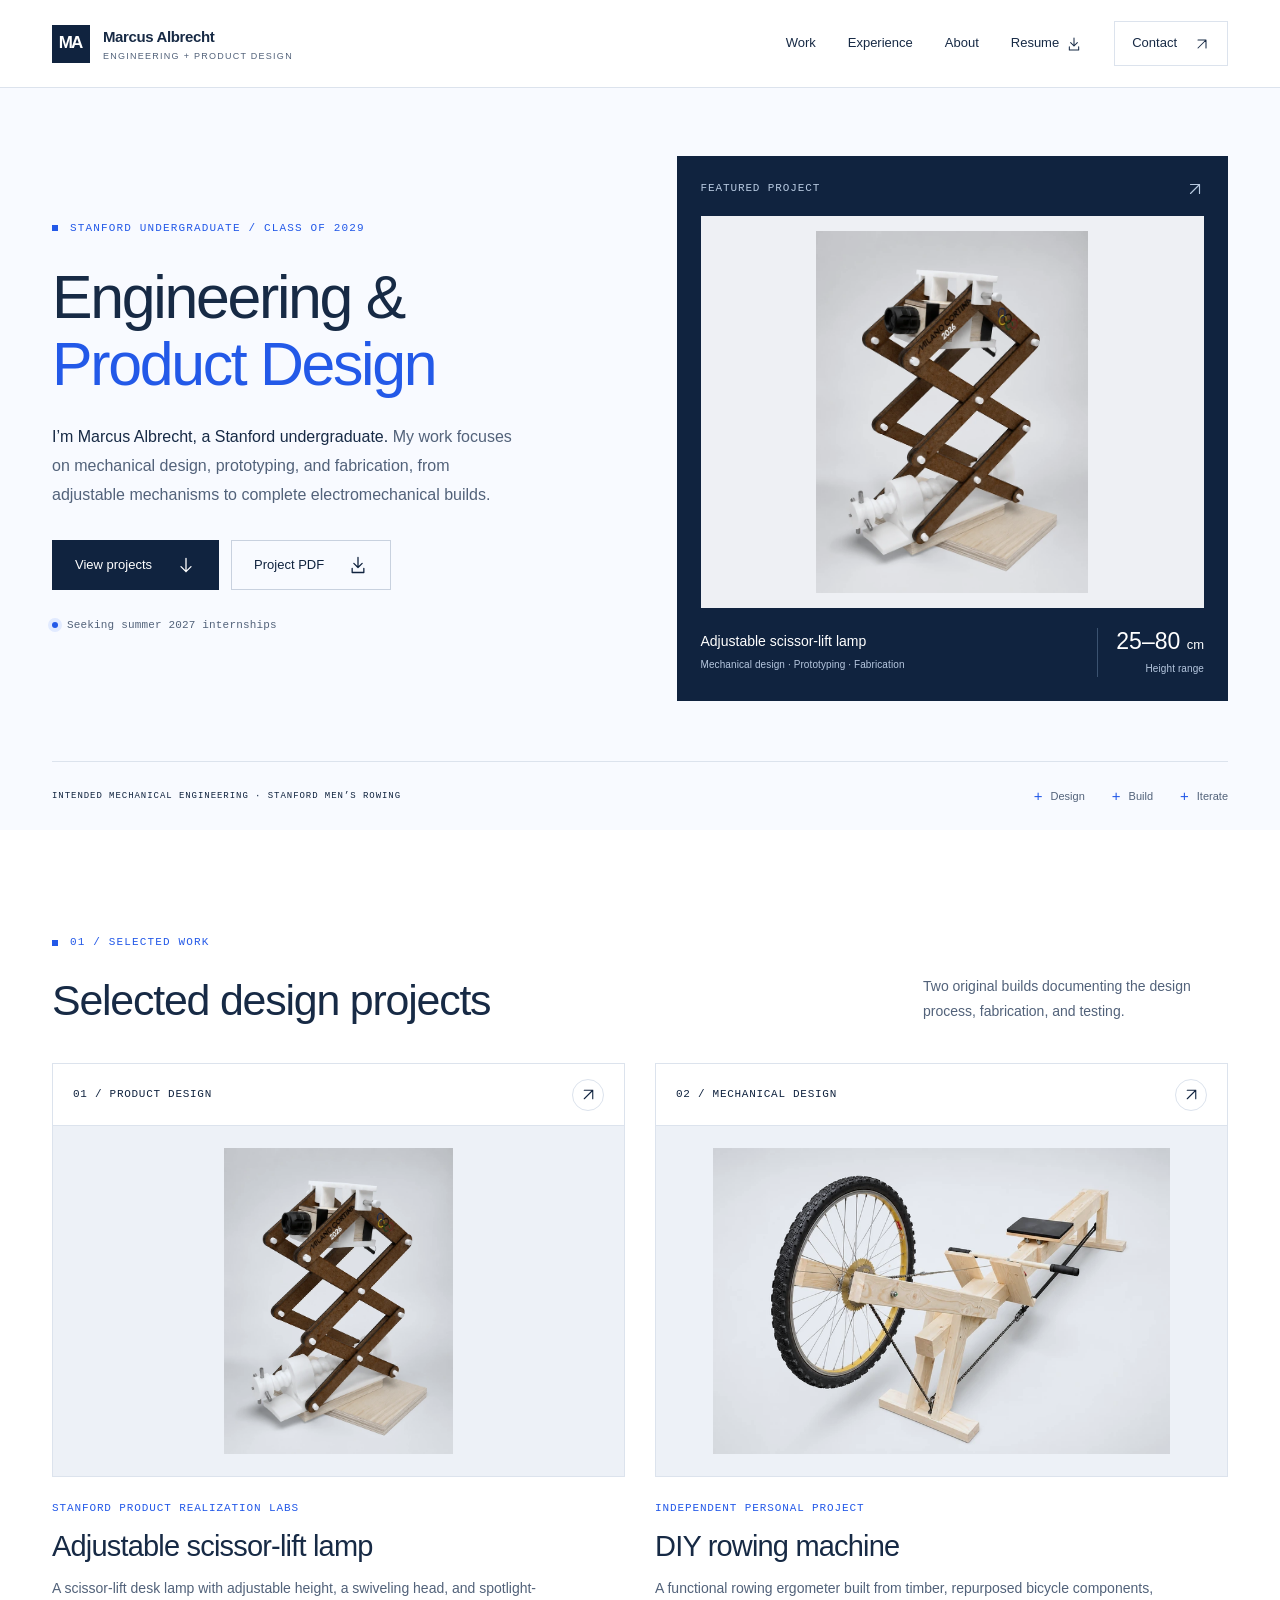
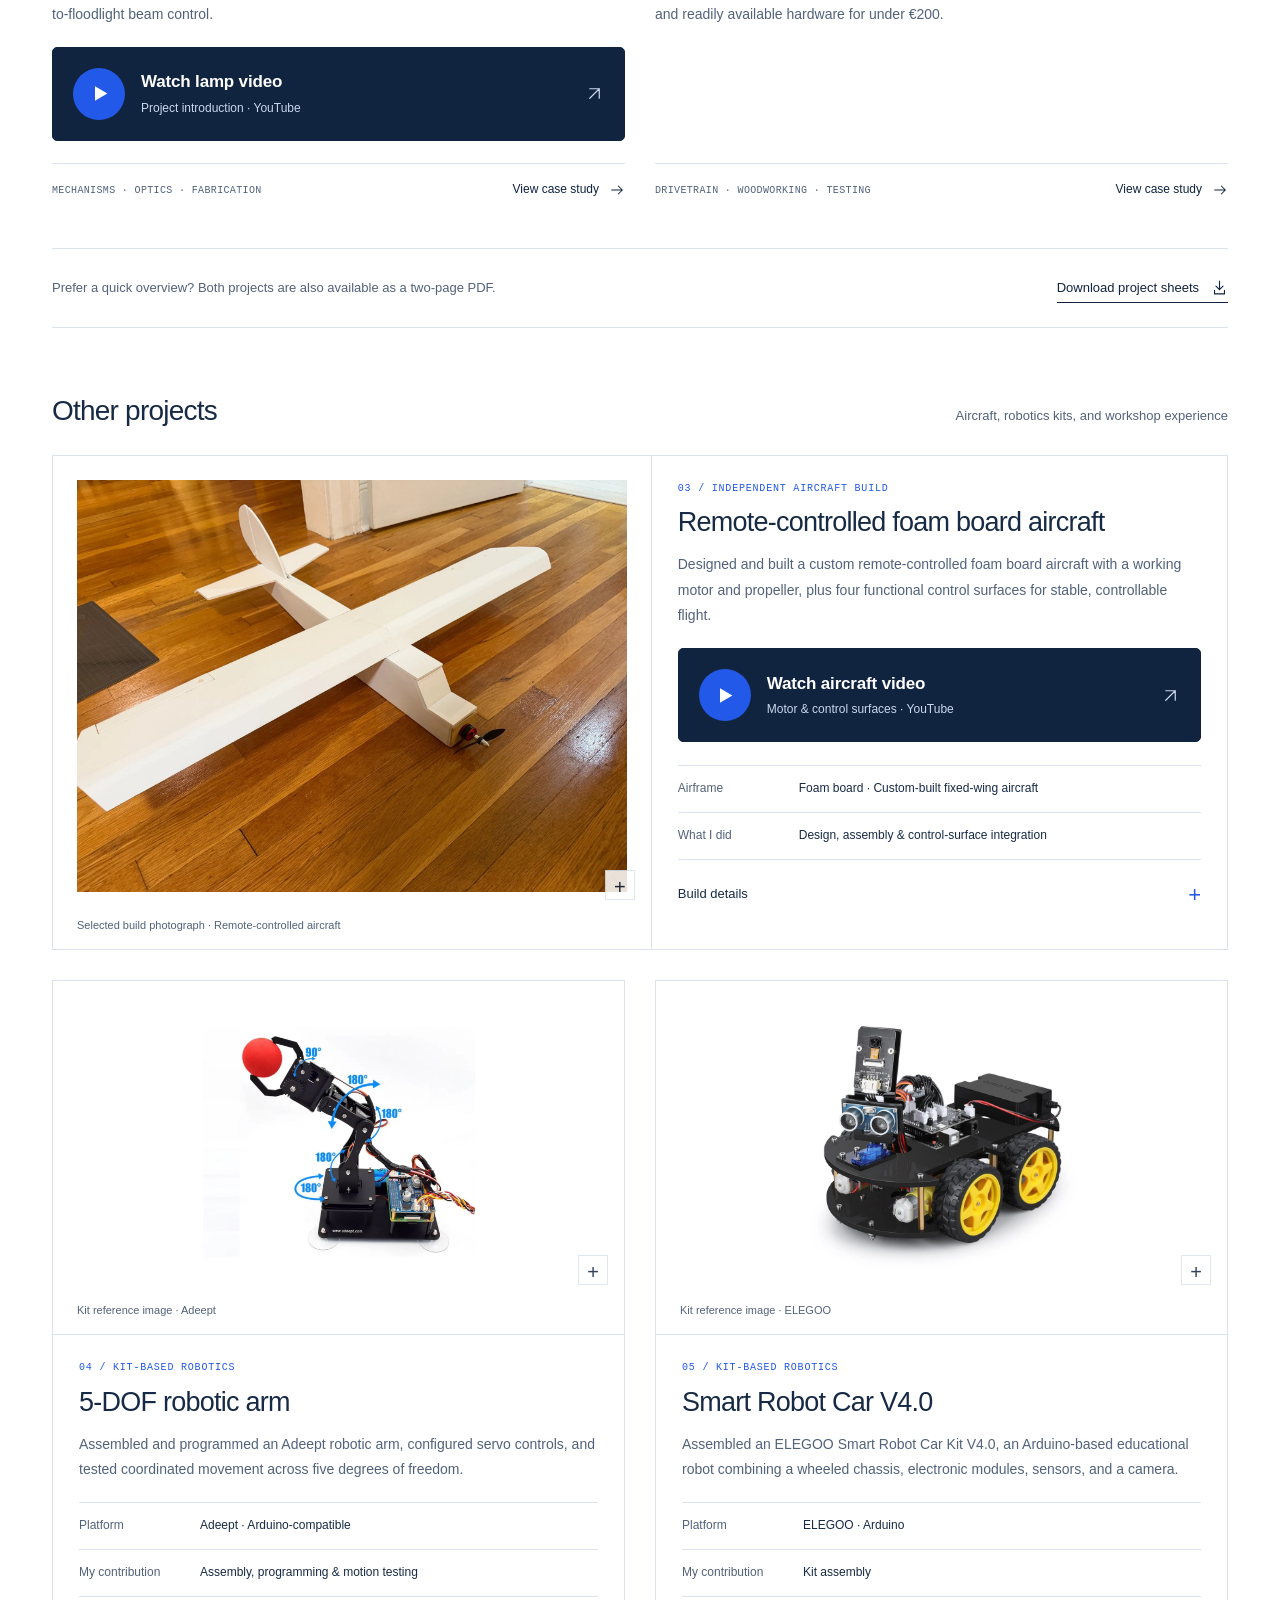
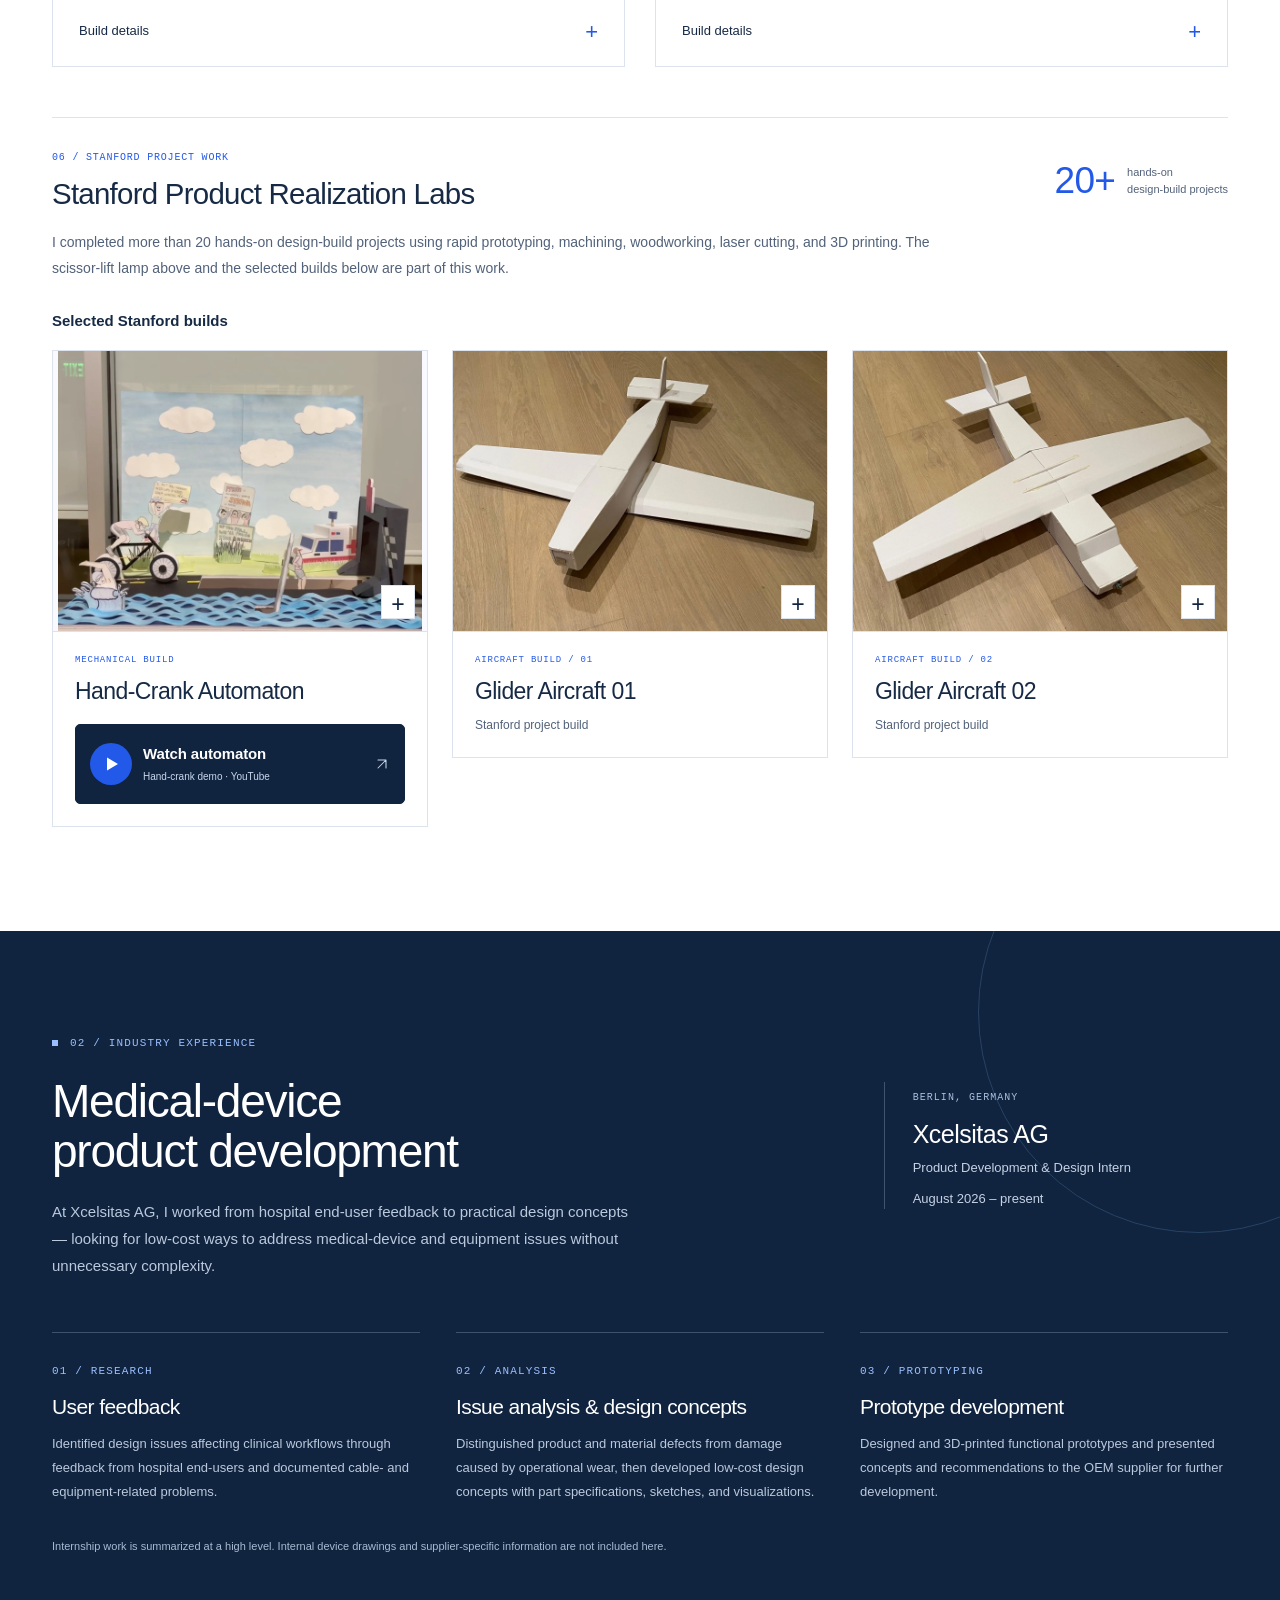
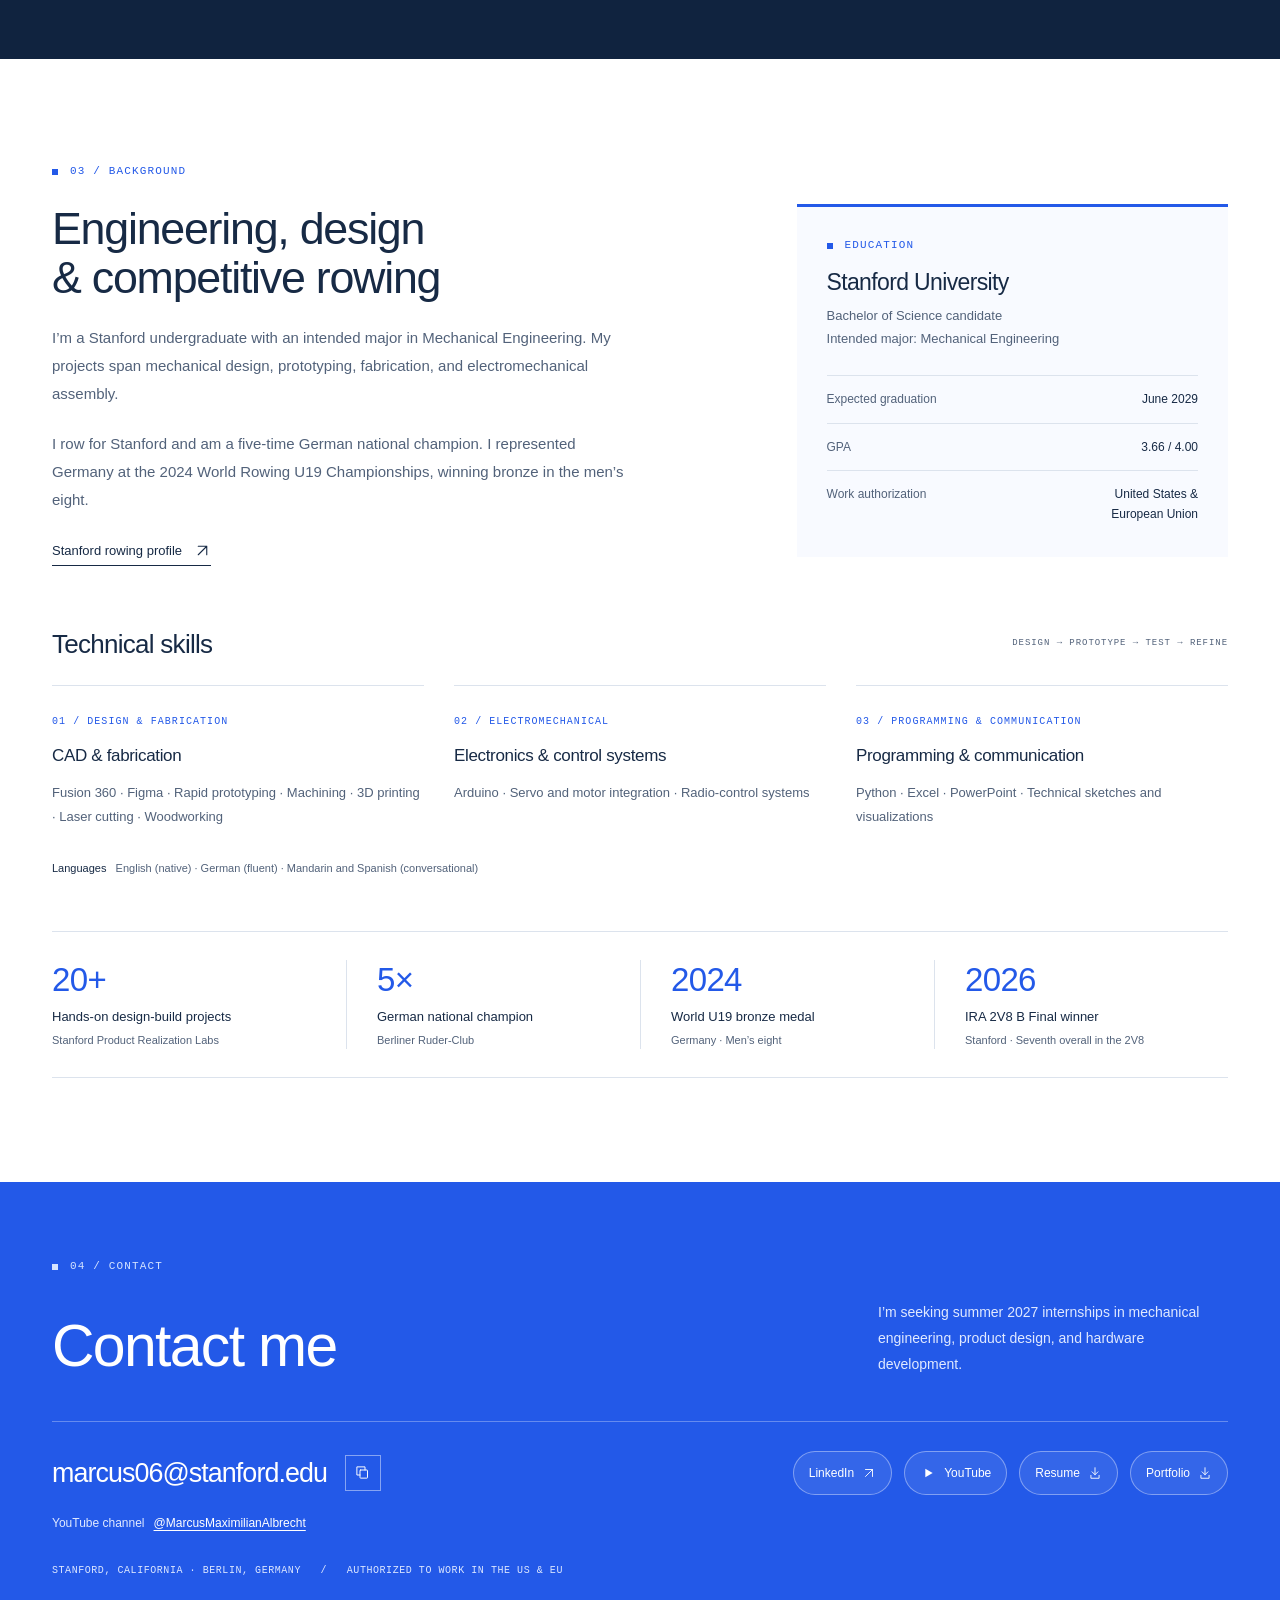
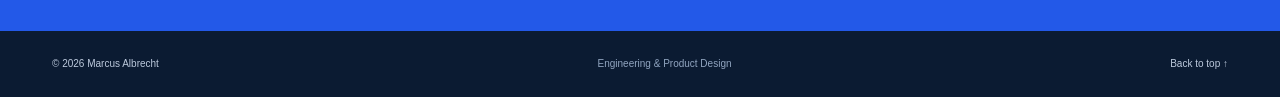
<file: index.html>
<!DOCTYPE html>

<html class="no-js" lang="en"><head><meta charset="utf-8"/><meta content="width=device-width,initial-scale=1" name="viewport"/><meta content="light" name="color-scheme"/><meta content="#10233f" name="theme-color"/><title>Marcus Albrecht | Engineering &amp; Product Design</title><meta content="Marcus Albrecht’s engineering and product design portfolio: original mechanical builds, robotics kit projects, prototyping, fabrication, and industry experience." name="description"/><meta content="website" property="og:type"/><meta content="Marcus Albrecht | Engineering &amp; Product Design" property="og:title"/><meta content="Marcus Albrecht’s engineering and product design portfolio: original mechanical builds, robotics kit projects, prototyping, fabrication, and industry experience." property="og:description"/><meta content="Marcus Albrecht" property="og:site_name"/><meta content="summary" name="twitter:card"/><link href="assets/favicon.svg" rel="icon" type="image/svg+xml"/><link href="assets/site.css" rel="stylesheet"/><script>document.documentElement.classList.replace('no-js','js');</script><script defer="" src="assets/site.js"></script><script type="application/ld+json">{"@context": "https://schema.org", "@type": "Person", "name": "Marcus Albrecht", "description": "Stanford undergraduate with interests in mechanical engineering, product design, prototyping, and fabrication.", "email": "mailto:marcus06@stanford.edu", "sameAs": ["https://www.linkedin.com/in/marcus-albrecht-067182288/", "https://gostanford.com/sports/mens-rowing/roster/player/marcus-albrecht", "https://www.youtube.com/@MarcusMaximilianAlbrecht"], "affiliation": {"@type": "CollegeOrUniversity", "name": "Stanford University"}}</script></head><body><a class="skip-link" href="#main-content">Skip to content</a>
<header class="site-header"><div class="wrap header-inner">
<a aria-label="Marcus Albrecht — home" class="identity" href="index.html"><span aria-hidden="true" class="monogram">MA</span><div><div class="identity-name">Marcus Albrecht</div><div class="identity-sub">Engineering + product design</div></div></a>
<button aria-controls="site-nav" aria-expanded="false" aria-label="Open navigation" class="menu-toggle"><svg aria-hidden="true" class="icon" viewbox="0 0 24 24"><path d="M4 8h16M4 16h16"></path></svg></button>
<nav aria-label="Main navigation" class="site-nav" id="site-nav"><a href="index.html#work">Work</a><a href="index.html#experience">Experience</a><a href="index.html#about">About</a><a download="Marcus-Albrecht-Resume.pdf" href="downloads/Marcus-Albrecht-Resume.pdf">Resume <svg aria-hidden="true" class="icon" viewbox="0 0 24 24"><path d="M12 3v12m-5-5 5 5 5-5M5 16v5h14v-5"></path></svg></a><a class="nav-cta" href="index.html#contact">Contact <svg aria-hidden="true" class="icon" viewbox="0 0 24 24"><path d="M6 18 18 6M6 6h12v12"></path></svg></a></nav>
</div></header>
<main id="main-content" tabindex="-1">
<section aria-labelledby="hero-heading" class="hero"><div class="wrap hero-inner"><div class="hero-copy">
<p class="eyebrow">Stanford undergraduate / Class of 2029</p>
<h1 id="hero-heading">Engineering &amp;<br/><span class="accent">Product Design</span></h1>
<p class="hero-intro"><strong>I’m Marcus Albrecht, a Stanford undergraduate.</strong> My work focuses on mechanical design, prototyping, and fabrication, from adjustable mechanisms to complete electromechanical builds.</p>
<div class="hero-actions"><a class="button" href="#work">View projects <svg aria-hidden="true" class="icon" viewbox="0 0 24 24"><path d="M12 4v16m-6-6 6 6 6-6"></path></svg></a><a class="button secondary" download="Marcus-Albrecht-Selected-Projects.pdf" href="downloads/Marcus-Albrecht-Selected-Projects.pdf">Project PDF<svg aria-hidden="true" class="icon" viewbox="0 0 24 24"><path d="M12 3v12m-5-5 5 5 5-5M5 16v5h14v-5"></path></svg></a></div>
<p class="hero-note micro"><span aria-hidden="true" class="status-dot"></span>Seeking summer 2027 internships</p>
</div>
<a aria-label="Explore the adjustable scissor-lift lamp case study" class="hero-board" href="projects/scissor-lift-lamp.html"><div class="board-top micro"><span>Featured project</span><svg aria-hidden="true" class="icon" viewbox="0 0 24 24"><path d="M6 18 18 6M6 6h12v12"></path></svg></div>
<div class="board-image"><img alt="Scissor-lift desk lamp with wooden linkages and white 3D-printed components." decoding="async" height="869" loading="eager" src="assets/lamp-main.webp" width="652"/></div>
<div class="board-bottom"><div><strong>Adjustable scissor-lift lamp</strong><small>Mechanical design · Prototyping · Fabrication</small></div><div class="board-stat"><b>25–80 <span>cm</span></b><small>Height range</small></div></div></a>
</div><div class="wrap hero-caption"><span class="micro">Intended Mechanical Engineering · Stanford Men’s Rowing</span><div class="caption-services"><span>Design</span><span>Build</span><span>Iterate</span></div></div></section>
<section aria-labelledby="work-heading" class="section wrap" id="work"><p class="eyebrow">01 / Selected work</p><div class="section-heading"><h2 id="work-heading">Selected design projects</h2><p>Two original builds documenting the design process, fabrication, and testing.</p></div>
<div class="project-grid">
<article aria-labelledby="selected-project-1" class="project-card"><a aria-label="View Adjustable scissor-lift lamp case study" class="project-photo" href="projects/scissor-lift-lamp.html"><div class="project-photo-header"><span class="photo-index micro">01 / Product design</span><span aria-hidden="true" class="round-arrow"><svg aria-hidden="true" class="icon" viewbox="0 0 24 24"><path d="M6 18 18 6M6 6h12v12"></path></svg></span></div><div class="project-image"><img alt="Adjustable scissor-lift desk lamp with a wooden linkage and 3D-printed parts." decoding="async" height="869" loading="lazy" src="assets/lamp-main.webp" width="652"/></div></a><div class="project-info"><p class="project-category micro">Stanford Product Realization Labs</p><h3 id="selected-project-1"><a href="projects/scissor-lift-lamp.html">Adjustable scissor-lift lamp</a></h3><p>A scissor-lift desk lamp with adjustable height, a swiveling head, and spotlight-to-floodlight beam control.</p><a aria-label="Watch the scissor-lift lamp project introduction; opens YouTube in a new tab" class="video-action" href="https://www.youtube.com/watch?v=a9AKOKBAav8" rel="noopener noreferrer" target="_blank">
<span aria-hidden="true" class="video-play"><svg focusable="false" viewbox="0 0 24 24"><path d="M8 5.5v13L19 12Z"></path></svg></span>
<span class="video-action-copy"><strong>Watch lamp video</strong><small>Project introduction · YouTube</small></span>
<svg aria-hidden="true" class="icon video-external" focusable="false" viewbox="0 0 24 24"><path d="M6 18 18 6M6 6h12v12"></path></svg>
</a><div class="project-meta"><span class="micro">Mechanisms · Optics · Fabrication</span><a aria-label="Read Adjustable scissor-lift lamp case study" class="project-case-link" href="projects/scissor-lift-lamp.html">View case study <svg aria-hidden="true" class="icon" viewbox="0 0 24 24"><path d="M4 12h16m-6-6 6 6-6 6"></path></svg></a></div></div></article>
<article aria-labelledby="selected-project-2" class="project-card"><a aria-label="View DIY rowing machine case study" class="project-photo" href="projects/diy-rowing-machine.html"><div class="project-photo-header"><span class="photo-index micro">02 / Mechanical design</span><span aria-hidden="true" class="round-arrow"><svg aria-hidden="true" class="icon" viewbox="0 0 24 24"><path d="M6 18 18 6M6 6h12v12"></path></svg></span></div><div class="project-image"><img alt="The DIY rowing machine, built with a wooden frame and repurposed bicycle wheel." decoding="async" height="513" loading="lazy" src="assets/rowing-main.webp" width="767"/></div></a><div class="project-info"><p class="project-category micro">Independent personal project</p><h3 id="selected-project-2"><a href="projects/diy-rowing-machine.html">DIY rowing machine</a></h3><p>A functional rowing ergometer built from timber, repurposed bicycle components, and readily available hardware for under €200.</p><div class="project-meta"><span class="micro">Drivetrain · Woodworking · Testing</span><a aria-label="Read DIY rowing machine case study" class="project-case-link" href="projects/diy-rowing-machine.html">View case study <svg aria-hidden="true" class="icon" viewbox="0 0 24 24"><path d="M4 12h16m-6-6 6 6-6 6"></path></svg></a></div></div></article>
</div>
<div class="work-download"><span>Prefer a quick overview? Both projects are also available as a two-page PDF.</span><a class="text-link" download="Marcus-Albrecht-Selected-Projects.pdf" href="downloads/Marcus-Albrecht-Selected-Projects.pdf">Download project sheets<svg aria-hidden="true" class="icon" viewbox="0 0 24 24"><path d="M12 3v12m-5-5 5 5 5-5M5 16v5h14v-5"></path></svg></a></div>
<div class="more-builds" id="other-projects"><div class="more-builds-head"><h3>Other projects</h3><p>Aircraft, robotics kits, and workshop experience</p></div>
<div class="kit-grid"><article aria-labelledby="aircraft-title" class="kit-card featured-build" id="rc-aircraft">
<figure class="kit-figure">
<button aria-label="Enlarge the remote-controlled aircraft photograph" class="kit-image" data-lightbox-caption="Remote-controlled foam board aircraft — selected build photograph." data-lightbox-src="assets/aircraft-main.webp" type="button">
<img alt="Remote-controlled foam board aircraft with motor, propeller, and tail assembly, photographed on a wooden floor." decoding="async" loading="lazy" src="assets/aircraft-main.webp"/>
<span aria-hidden="true" class="zoom-mark">+</span>
</button>
<figcaption>Selected build photograph · Remote-controlled aircraft</figcaption>
</figure>
<div class="kit-content">
<p class="project-category micro">03 / Independent aircraft build</p>
<h4 id="aircraft-title">Remote-controlled foam board aircraft</h4>
<p class="kit-description">Designed and built a custom remote-controlled foam board aircraft with a working motor and propeller, plus four functional control surfaces for stable, controllable flight.</p><a aria-label="Watch the remote-controlled aircraft demonstration; opens YouTube in a new tab" class="video-action" href="https://youtu.be/YlwNaGjD5Fg" rel="noopener noreferrer" target="_blank">
<span aria-hidden="true" class="video-play"><svg focusable="false" viewbox="0 0 24 24"><path d="M8 5.5v13L19 12Z"></path></svg></span>
<span class="video-action-copy"><strong>Watch aircraft video</strong><small>Motor &amp; control surfaces · YouTube</small></span>
<svg aria-hidden="true" class="icon video-external" focusable="false" viewbox="0 0 24 24"><path d="M6 18 18 6M6 6h12v12"></path></svg>
</a>
<dl class="kit-facts">
<div><dt>Airframe</dt><dd>Foam board · Custom-built fixed-wing aircraft</dd></div>
<div><dt>What I did</dt><dd>Design, assembly &amp; control-surface integration</dd></div>
</dl>
<details class="kit-details"><summary><span>Build details</span><span aria-hidden="true" class="build-expand">+</span></summary>
<div class="kit-detail-body">
<p>This aircraft integrates a motor-propeller system, ailerons, rudder, and elevator into a lightweight foam board airframe. The build focused on achieving functional flight control, clean component integration, and a straightforward structure that could be assembled and refined by hand.</p>
<div class="tags"><span class="tag">RC aircraft</span><span class="tag">Foam board fabrication</span><span class="tag">Motor &amp; propeller integration</span><span class="tag">Ailerons · rudder · elevator</span></div>
<div class="detail-gallery kit-gallery">
<figure class="gallery-item">
<button aria-label="Enlarge the propeller and motor close-up" data-lightbox-caption="Propeller and motor installation at the nose of the aircraft." data-lightbox-src="assets/aircraft-propeller.webp" type="button">
<img alt="Close-up of the aircraft nose showing the propeller and motor installation." decoding="async" loading="lazy" src="assets/aircraft-propeller.webp"/>
<span aria-hidden="true" class="zoom-mark">+</span>
</button>
<figcaption>Propeller and motor installation</figcaption>
</figure>
<figure class="gallery-item">
<button aria-label="Enlarge the tail control-surface close-up" data-lightbox-caption="Tail section showing the vertical stabilizer, horizontal stabilizer, and control linkage." data-lightbox-src="assets/aircraft-tail.webp" type="button">
<img alt="Close-up of the aircraft tail showing the fin, stabilizer, and control linkage." decoding="async" loading="lazy" src="assets/aircraft-tail.webp"/>
<span aria-hidden="true" class="zoom-mark">+</span>
</button>
<figcaption>Tail control-surface integration</figcaption>
</figure>
<figure class="gallery-item">
<button aria-label="Enlarge the top view of the aircraft" data-lightbox-caption="Top view of the completed foam board aircraft." data-lightbox-src="assets/aircraft-top.webp" type="button">
<img alt="Top view of the completed remote-controlled foam board aircraft." decoding="async" loading="lazy" src="assets/aircraft-top.webp"/>
<span aria-hidden="true" class="zoom-mark">+</span>
</button>
<figcaption>Top view of the completed aircraft</figcaption>
</figure>
</div>
</div>
</details>
</div>
</article>
<article aria-labelledby="arm-title" class="kit-card" id="robotic-arm">
<figure class="kit-figure">
<button aria-label="Enlarge the Adeept robotic arm kit reference image" class="kit-image" data-lightbox-caption="Adeept 5-DOF robotic arm — supplied kit reference image." data-lightbox-src="assets/adeept-robotic-arm.webp" type="button">
<img alt="Adeept robotic arm kit reference image showing the gripper, articulated joints, servos, and control board." decoding="async" height="1000" loading="lazy" src="assets/adeept-robotic-arm.webp" width="1000"/>
<span aria-hidden="true" class="zoom-mark">+</span>
</button>
<figcaption>Kit reference image · Adeept</figcaption>
</figure>
<div class="kit-content">
<p class="project-category micro">04 / Kit-based robotics</p>
<h4 id="arm-title">5-DOF robotic arm</h4>
<p class="kit-description">Assembled and programmed an Adeept robotic arm, configured servo controls, and tested coordinated movement across five degrees of freedom.</p>
<dl class="kit-facts">
<div><dt>Platform</dt><dd>Adeept · Arduino-compatible</dd></div>
<div><dt>My contribution</dt><dd>Assembly, programming &amp; motion testing</dd></div>
</dl>
<details class="kit-details"><summary><span>Build details</span><span aria-hidden="true" class="build-expand">+</span></summary>
<div class="kit-detail-body"><p>My work focused on assembly, servo configuration, and coordinated motion using the kit’s mechanism and electronics. The underlying robot design is Adeept’s.</p>
<div class="tags"><span class="tag">Arduino</span><span class="tag">Servo control</span><span class="tag">Electromechanical assembly</span></div></div>
</details>
</div>
</article>
<article aria-labelledby="car-title" class="kit-card" id="robot-car">
<figure class="kit-figure">
<button aria-label="Enlarge the ELEGOO robot car kit reference image" class="kit-image" data-lightbox-caption="ELEGOO Smart Robot Car Kit V4.0 — supplied kit reference image." data-lightbox-src="assets/elegoo-robot-car.webp" type="button">
<img alt="ELEGOO Smart Robot Car Kit V4.0 reference image with four wheels, a front sensor module, a camera, and mounted electronics." decoding="async" height="1247" loading="lazy" src="assets/elegoo-robot-car.webp" width="1247"/>
<span aria-hidden="true" class="zoom-mark">+</span>
</button>
<figcaption>Kit reference image · ELEGOO</figcaption>
</figure>
<div class="kit-content">
<p class="project-category micro">05 / Kit-based robotics</p>
<h4 id="car-title">Smart Robot Car V4.0</h4>
<p class="kit-description">Assembled an ELEGOO Smart Robot Car Kit V4.0, an Arduino-based educational robot combining a wheeled chassis, electronic modules, sensors, and a camera.</p>
<dl class="kit-facts">
<div><dt>Platform</dt><dd>ELEGOO · Arduino</dd></div>
<div><dt>My contribution</dt><dd>Kit assembly</dd></div>
</dl>
<details class="kit-details"><summary><span>Build details</span><span aria-hidden="true" class="build-expand">+</span></summary>
<div class="kit-detail-body"><p>This is a kit-based assembly project using ELEGOO’s design. The manufacturer’s platform includes obstacle-avoidance and line-tracking modules, remote-control options, and supplied example code.</p>
<div class="tags"><span class="tag">Kit assembly</span><span class="tag">Arduino platform</span><span class="tag">Mobile robotics</span></div>
<a class="text-link kit-source" href="https://www.elegoo.com/blogs/arduino-projects/elegoo-smart-robot-car-kit-v4-0-tutorial" rel="noopener noreferrer" target="_blank">Manufacturer tutorial &amp; code <svg aria-hidden="true" class="icon" viewbox="0 0 24 24"><path d="M6 18 18 6M6 6h12v12"></path></svg></a></div>
</details>
</div>
</article>
</div>
<section aria-labelledby="stanford-builds-heading" class="stanford-builds" id="stanford-projects">
<div class="stanford-heading">
<div><p class="project-category micro">06 / Stanford project work</p><h3 id="stanford-builds-heading">Stanford Product Realization Labs</h3></div>
<p class="stanford-count"><strong>20+</strong><span>hands-on<br/>design-build projects</span></p>
</div>
<p class="stanford-intro">I completed more than 20 hands-on design-build projects using rapid prototyping, machining, woodworking, laser cutting, and 3D printing. The scissor-lift lamp above and the selected builds below are part of this work.</p>
<p class="stanford-selected-label">Selected Stanford builds</p>
<div class="stanford-grid">
<article aria-labelledby="automaton-title" class="stanford-card" id="hand-crank-automaton">
<figure><button aria-label="Enlarge the hand-crank automaton image" class="stanford-photo" data-lightbox-caption="Hand-Crank Automaton · Stanford project build. Image supplied by Marcus Albrecht." data-lightbox-src="assets/stanford-automaton.webp" type="button">
<img alt="Hand-crank automaton with an illustrated scene, a bicycle, figures, and layered blue waves." decoding="async" height="1232" loading="lazy" src="assets/stanford-automaton.webp" width="1600"/>
<span aria-hidden="true" class="zoom-mark">+</span>
</button></figure>
<div class="stanford-card-body">
<p class="micro">Mechanical build</p>
<h4 id="automaton-title">Hand-Crank Automaton</h4>
<a aria-label="Watch the hand-crank automaton demonstration on YouTube; opens in a new tab" class="video-action" href="https://youtu.be/EBb4QsihHhQ" rel="noopener noreferrer" target="_blank">
<span aria-hidden="true" class="video-play"><svg focusable="false" viewbox="0 0 24 24"><path d="M8 5.5v13L19 12Z"></path></svg></span><span class="video-action-copy"><strong>Watch automaton</strong><small>Hand-crank demo · YouTube</small></span><svg aria-hidden="true" class="icon video-external" focusable="false" viewbox="0 0 24 24"><path d="M6 18 18 6M6 6h12v12"></path></svg>
</a>
</div>
</article>
<article aria-labelledby="glider-01-title" class="stanford-card" id="glider-aircraft-01">
<figure><button aria-label="Enlarge the first Stanford glider aircraft photograph" class="stanford-photo" data-lightbox-caption="Glider Aircraft 01 · Stanford project build. Photograph supplied by Marcus Albrecht." data-lightbox-src="assets/stanford-glider-01.webp" type="button">
<img alt="First glider aircraft build, with a white fuselage, broad wing, and tail assembly on a wooden floor." decoding="async" height="1200" loading="lazy" src="assets/stanford-glider-01.webp" width="1600"/>
<span aria-hidden="true" class="zoom-mark">+</span>
</button></figure>
<div class="stanford-card-body">
<p class="micro">Aircraft build / 01</p>
<h4 id="glider-01-title">Glider Aircraft 01</h4>
<p class="stanford-photo-note">Stanford project build</p>
</div>
</article>
<article aria-labelledby="glider-02-title" class="stanford-card" id="glider-aircraft-02">
<figure><button aria-label="Enlarge the second Stanford glider aircraft photograph" class="stanford-photo" data-lightbox-caption="Glider Aircraft 02 · Stanford project build. Photograph supplied by Marcus Albrecht." data-lightbox-src="assets/stanford-glider-02.webp" type="button">
<img alt="Second glider aircraft build, photographed from above with the white wing, fuselage, and tail visible." decoding="async" height="1200" loading="lazy" src="assets/stanford-glider-02.webp" width="1600"/>
<span aria-hidden="true" class="zoom-mark">+</span>
</button></figure>
<div class="stanford-card-body">
<p class="micro">Aircraft build / 02</p>
<h4 id="glider-02-title">Glider Aircraft 02</h4>
<p class="stanford-photo-note">Stanford project build</p>
</div>
</article>
</div>
</section>
</div></section>
<section aria-labelledby="experience-heading" class="section experience" id="experience"><div class="wrap"><p class="eyebrow">02 / Industry experience</p><div class="experience-top"><div><h2 id="experience-heading">Medical-device<br/>product development</h2><p class="experience-intro">At Xcelsitas AG, I worked from hospital end-user feedback to practical design concepts — looking for low-cost ways to address medical-device and equipment issues without unnecessary complexity.</p></div><div class="role-card"><span class="micro">Berlin, Germany</span><h3>Xcelsitas AG</h3><p>Product Development &amp; Design Intern</p><p>August 2026 – present</p></div></div>
<div class="experience-steps"><div class="experience-step"><span class="micro">01 / Research</span><h3>User feedback</h3><p>Identified design issues affecting clinical workflows through feedback from hospital end-users and documented cable- and equipment-related problems.</p></div><div class="experience-step"><span class="micro">02 / Analysis</span><h3>Issue analysis &amp; design concepts</h3><p>Distinguished product and material defects from damage caused by operational wear, then developed low-cost design concepts with part specifications, sketches, and visualizations.</p></div><div class="experience-step"><span class="micro">03 / Prototyping</span><h3>Prototype development</h3><p>Designed and 3D-printed functional prototypes and presented concepts and recommendations to the OEM supplier for further development.</p></div></div><p class="experience-foot">Internship work is summarized at a high level. Internal device drawings and supplier-specific information are not included here.</p></div></section>
<section aria-labelledby="about-heading" class="section wrap" id="about"><p class="eyebrow">03 / Background</p><div class="about-layout"><div class="about-copy"><h2 id="about-heading">Engineering, design<br/>&amp; competitive rowing</h2><p>I’m a Stanford undergraduate with an intended major in Mechanical Engineering. My projects span mechanical design, prototyping, fabrication, and electromechanical assembly.</p><p>I row for Stanford and am a five-time German national champion. I represented Germany at the 2024 World Rowing U19 Championships, winning bronze in the men’s eight.</p><a class="text-link" href="https://gostanford.com/sports/mens-rowing/roster/player/marcus-albrecht" rel="noopener noreferrer" target="_blank">Stanford rowing profile<svg aria-hidden="true" class="icon" viewbox="0 0 24 24"><path d="M6 18 18 6M6 6h12v12"></path></svg></a></div><aside aria-label="Education and work eligibility" class="education"><span class="eyebrow">Education</span><h3>Stanford University</h3><p class="degree">Bachelor of Science candidate<br/>Intended major: Mechanical Engineering</p><dl><div><dt>Expected graduation</dt><dd>June 2029</dd></div><div><dt>GPA</dt><dd>3.66 / 4.00</dd></div><div><dt>Work authorization</dt><dd>United States &amp;<br/>European Union</dd></div></dl></aside></div><div class="tools-block"><div class="tools-heading"><h3>Technical skills</h3><span class="micro">Design → prototype → test → refine</span></div><div class="tools-grid"><div class="tool-column"><span class="micro">01 / Design &amp; fabrication</span><h4>CAD &amp; fabrication</h4><p>Fusion 360 · Figma · Rapid prototyping · Machining · 3D printing · Laser cutting · Woodworking</p></div><div class="tool-column"><span class="micro">02 / Electromechanical</span><h4>Electronics &amp; control systems</h4><p>Arduino · Servo and motor integration · Radio-control systems</p></div><div class="tool-column"><span class="micro">03 / Programming &amp; communication</span><h4>Programming &amp; communication</h4><p>Python · Excel · PowerPoint · Technical sketches and visualizations</p></div></div><p class="language-line"><strong>Languages</strong>   English (native) · German (fluent) · Mandarin and Spanish (conversational)</p></div><div class="stat-row"><div class="stat"><strong>20+</strong><b>Hands-on design-build projects</b><small>Stanford Product Realization Labs</small></div><div class="stat"><strong>5×</strong><b>German national champion</b><small>Berliner Ruder-Club</small></div><div class="stat"><strong>2024</strong><b>World U19 bronze medal</b><small>Germany · Men’s eight</small></div><div class="stat"><strong>2026</strong><b>IRA 2V8 B Final winner</b><small>Stanford · Seventh overall in the 2V8</small></div></div>
</section>
<section aria-labelledby="contact-heading" class="contact" id="contact"><div class="wrap contact-inner"><p class="eyebrow">04 / Contact</p><div class="contact-main"><h2 id="contact-heading">Contact me</h2><p class="contact-description">I’m seeking summer 2027 internships in mechanical engineering, product design, and hardware development.</p></div><div class="contact-links"><div class="email-group"><a class="email-link" href="mailto:marcus06@stanford.edu">marcus06@stanford.edu</a><button aria-label="Copy email address" class="copy-email" data-copy-email="marcus06@stanford.edu"><svg aria-hidden="true" class="icon" viewbox="0 0 24 24"><rect height="13" rx="1" width="12" x="8" y="8"></rect><path d="M16 8V3H3v13h5"></path></svg></button></div><div class="contact-secondary"><a class="" href="https://www.linkedin.com/in/marcus-albrecht-067182288/" rel="noopener noreferrer" target="_blank">LinkedIn<svg aria-hidden="true" class="icon" viewbox="0 0 24 24"><path d="M6 18 18 6M6 6h12v12"></path></svg></a><a aria-label="YouTube channel: @MarcusMaximilianAlbrecht; opens in a new tab" class="contact-youtube" href="https://www.youtube.com/@MarcusMaximilianAlbrecht" rel="noopener noreferrer" target="_blank"><svg aria-hidden="true" class="channel-play" focusable="false" viewbox="0 0 24 24"><path d="M8 5.5v13L19 12Z"></path></svg><span>YouTube</span></a><a class="" download="Marcus-Albrecht-Resume.pdf" href="downloads/Marcus-Albrecht-Resume.pdf">Resume<svg aria-hidden="true" class="icon" viewbox="0 0 24 24"><path d="M12 3v12m-5-5 5 5 5-5M5 16v5h14v-5"></path></svg></a><a class="" download="Marcus-Albrecht-Selected-Projects.pdf" href="downloads/Marcus-Albrecht-Selected-Projects.pdf">Portfolio<svg aria-hidden="true" class="icon" viewbox="0 0 24 24"><path d="M12 3v12m-5-5 5 5 5-5M5 16v5h14v-5"></path></svg></a></div></div><p class="contact-channel"><span>YouTube channel</span><a href="https://www.youtube.com/@MarcusMaximilianAlbrecht" rel="noopener noreferrer" target="_blank">@MarcusMaximilianAlbrecht</a></p><p class="contact-location micro">Stanford, California · Berlin, Germany   /   Authorized to work in the US &amp; EU</p></div></section>
</main>
<footer class="site-footer"><div class="wrap footer-inner"><span>© 2026 Marcus Albrecht</span><span class="footer-credit">Engineering &amp; Product Design</span><a href="#main-content">Back to top ↑</a></div></footer>
<div aria-atomic="true" aria-live="polite" class="toast" role="status"></div>
<dialog aria-label="Project photograph enlarged" class="lightbox"><div class="lightbox-content"><button aria-label="Close enlarged photograph" class="lightbox-close">×</button><figure><img alt=""/><figcaption></figcaption></figure></div></dialog></body></html>
</file>
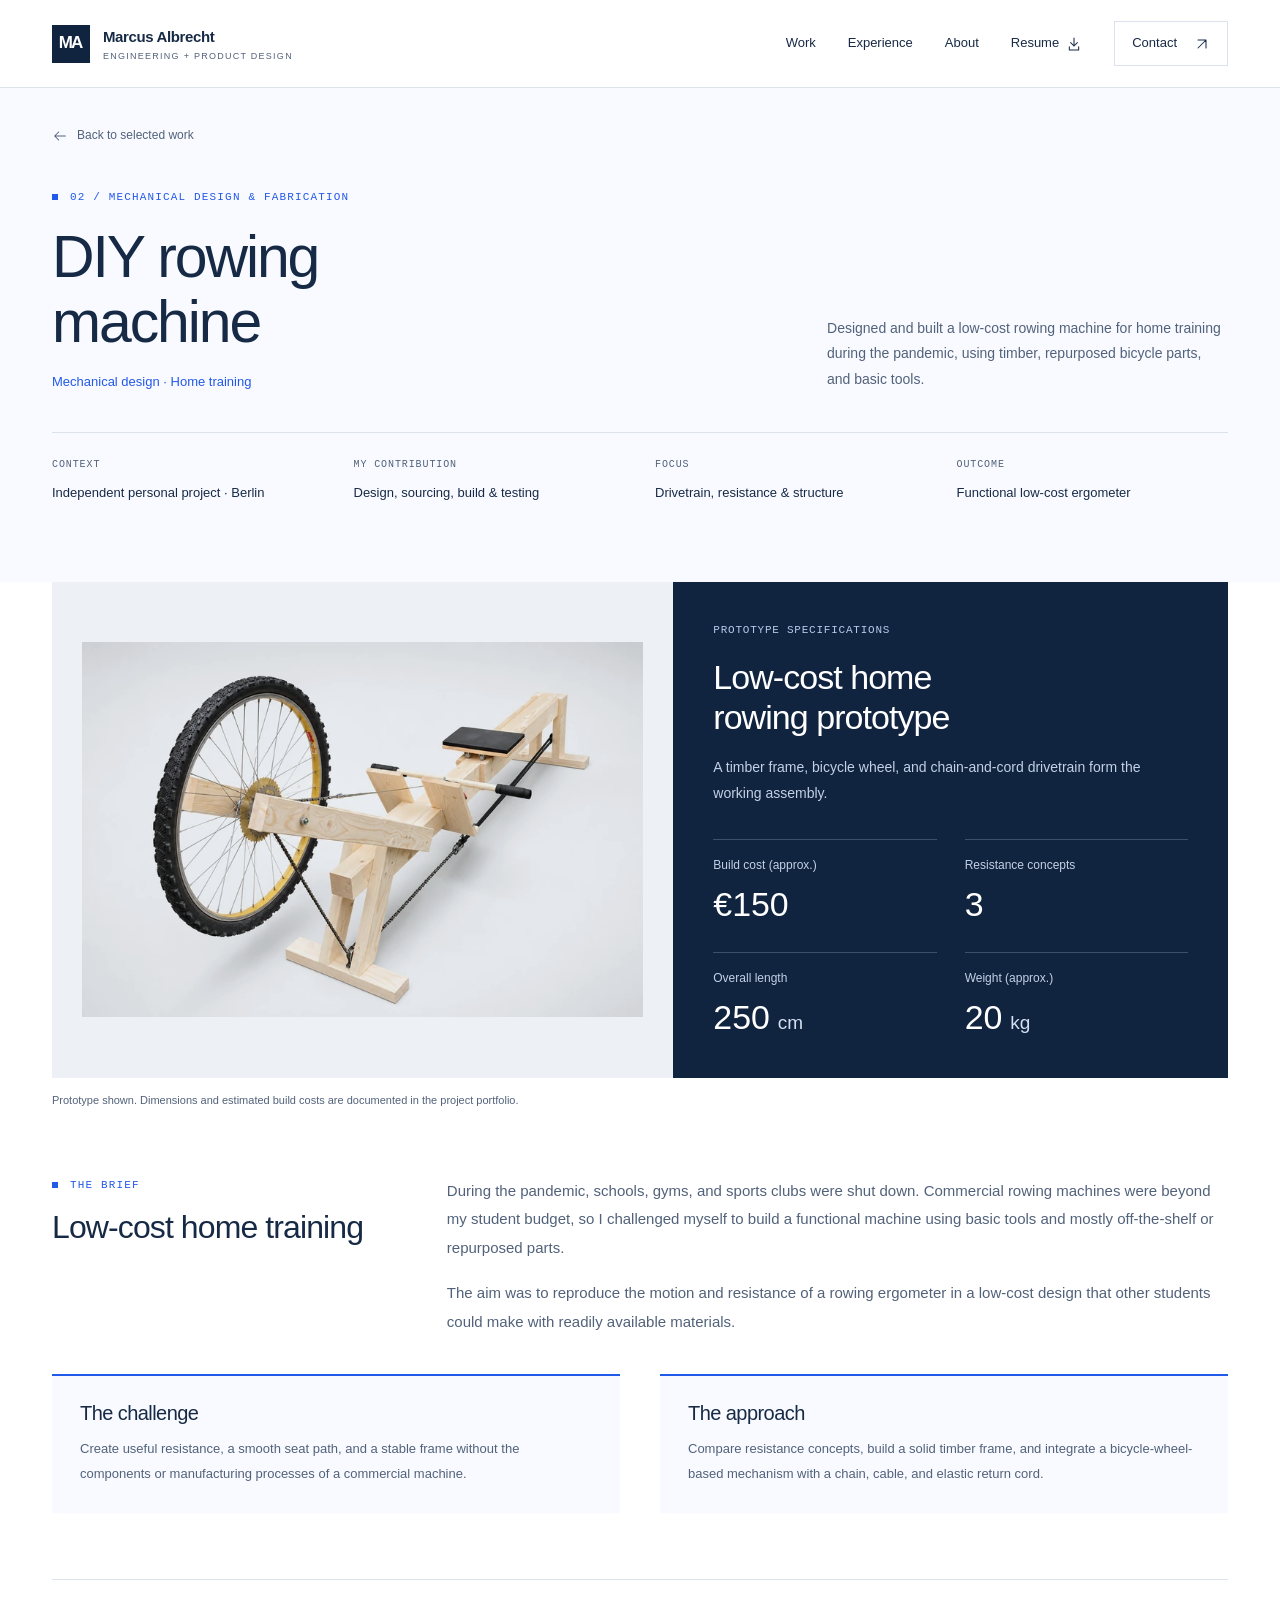
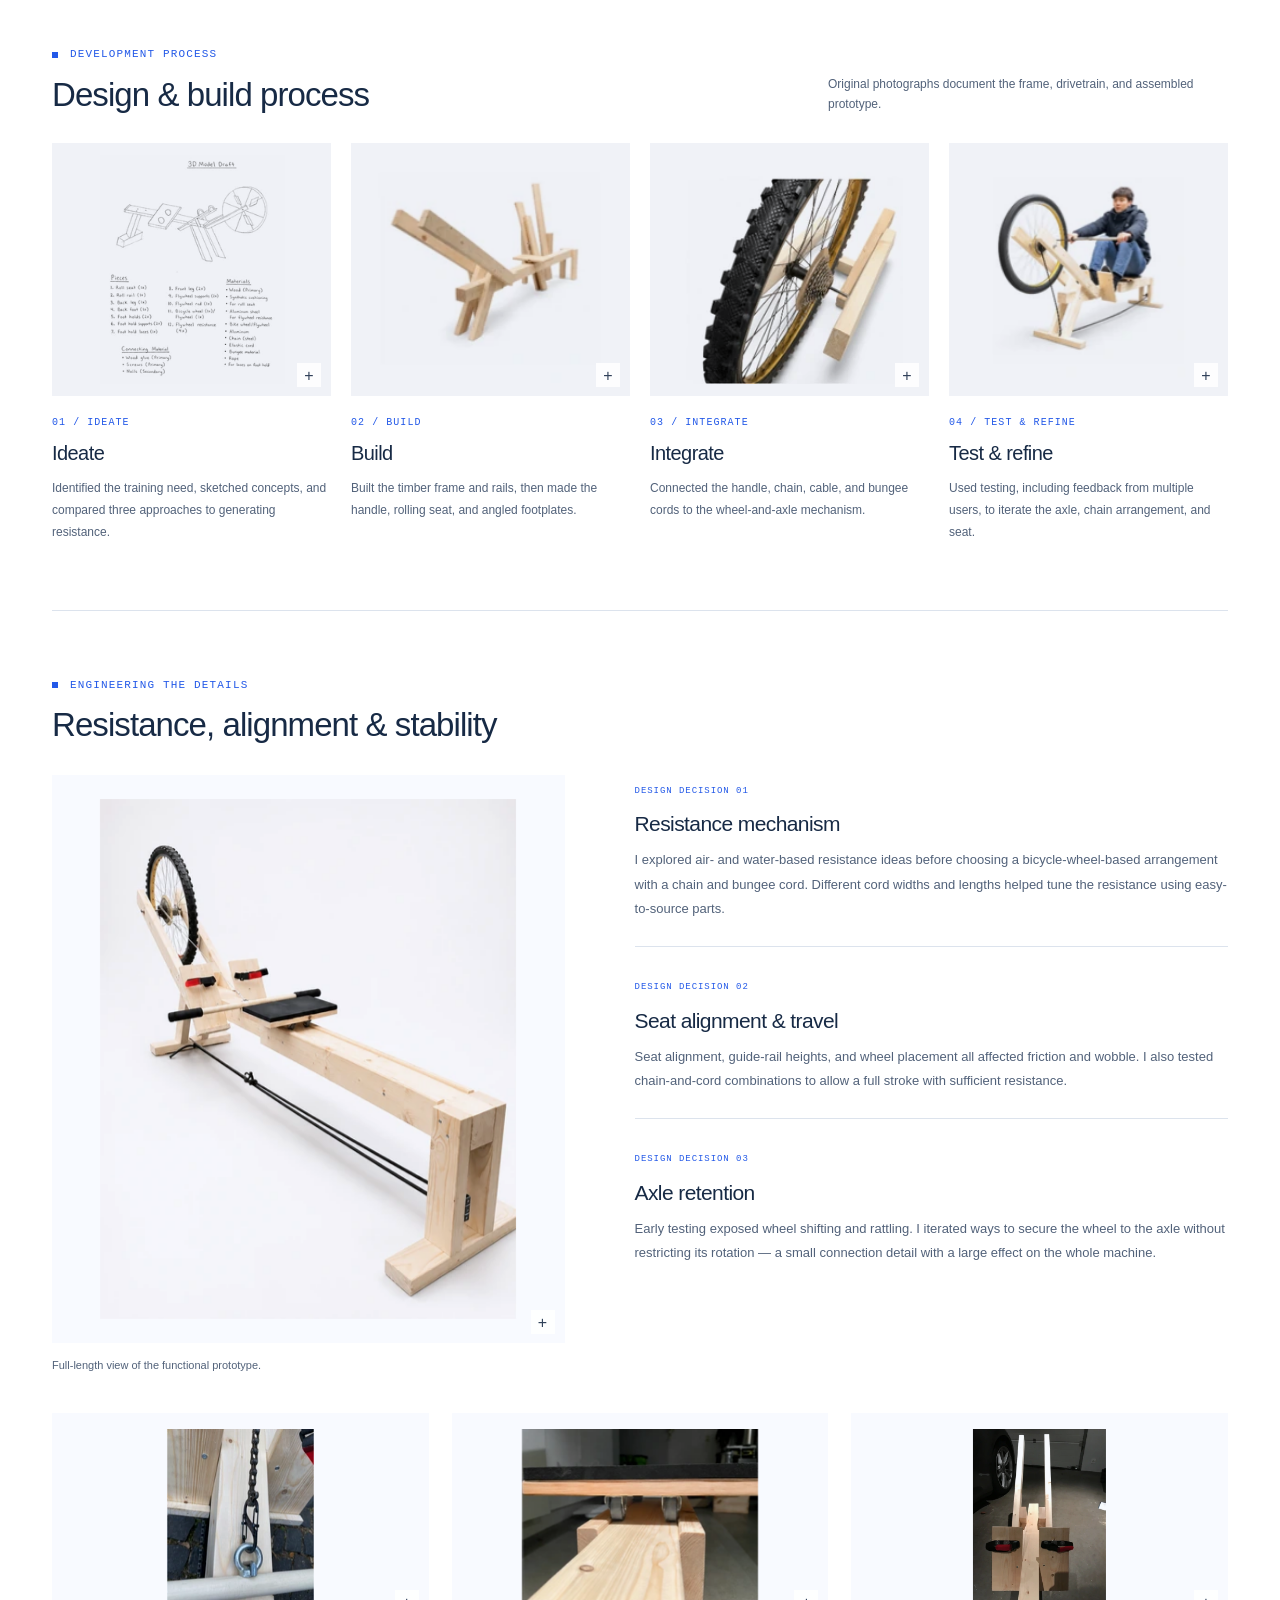
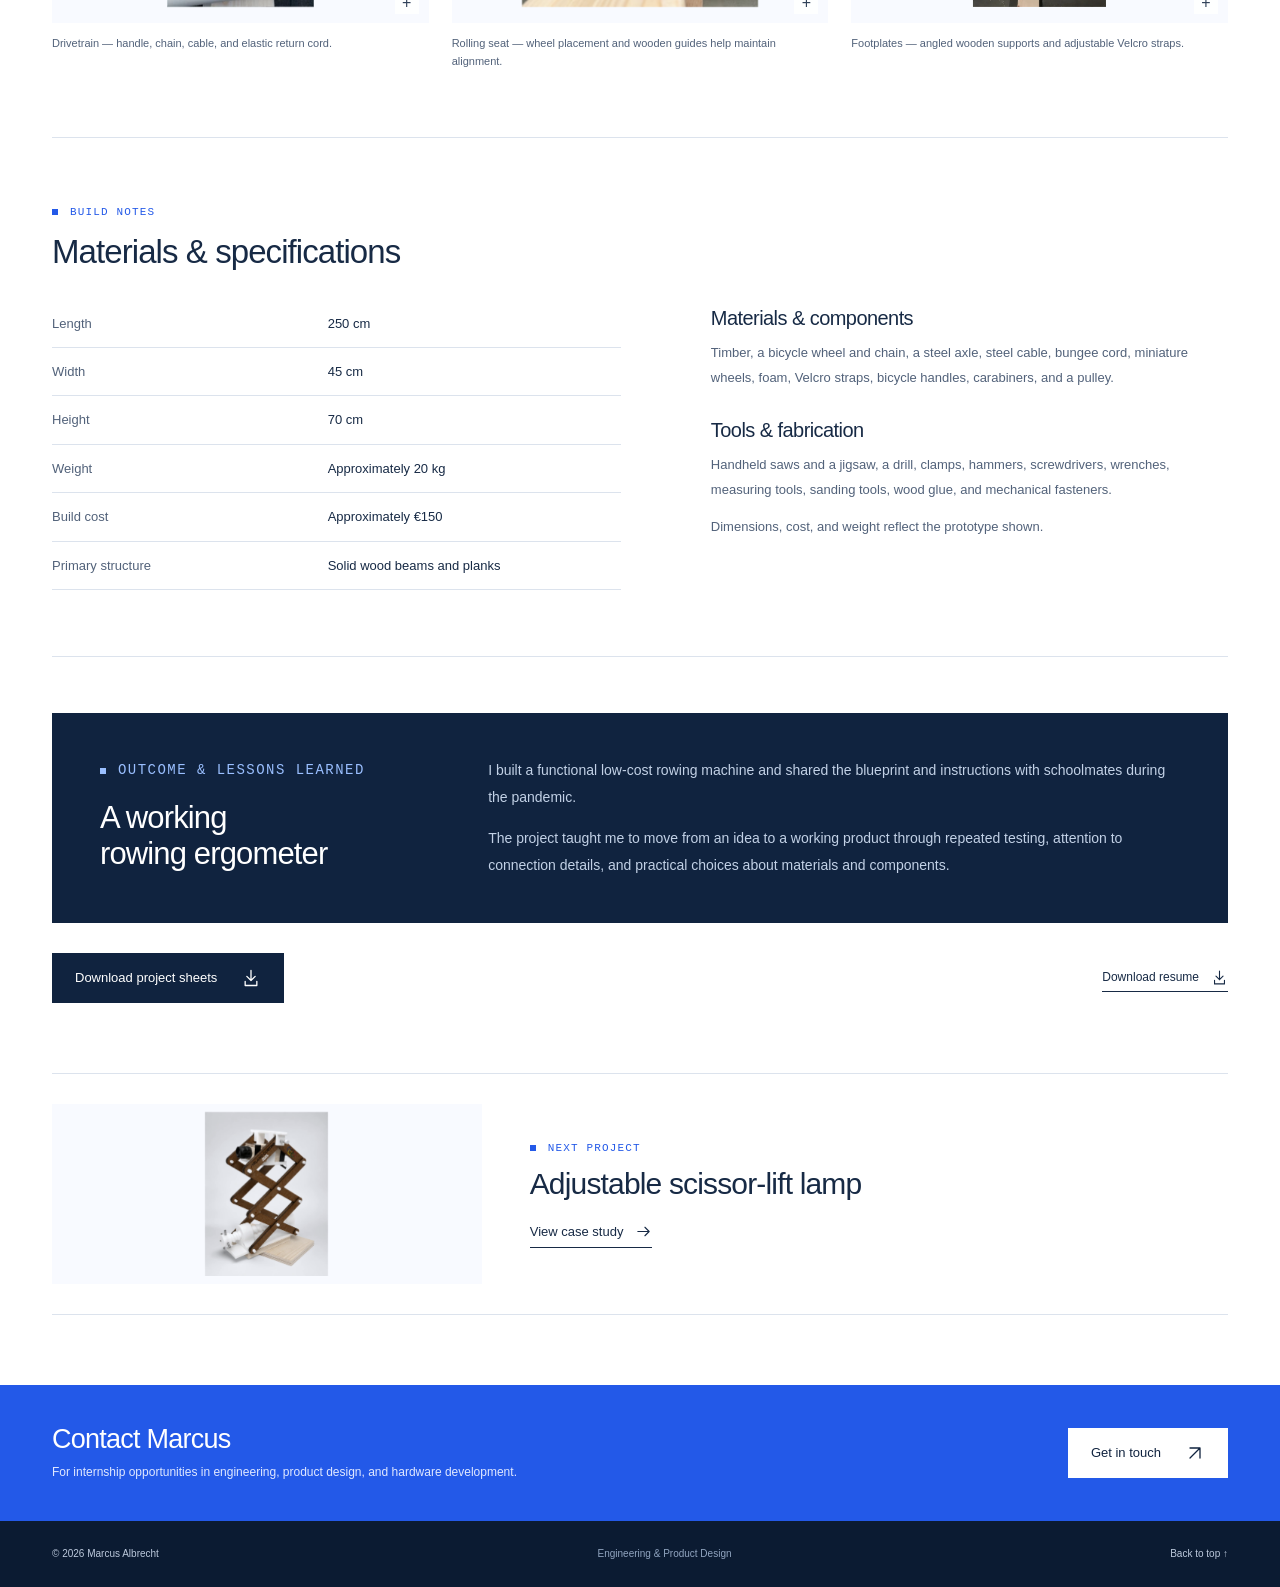
<file: projects/diy-rowing-machine.html>
<!DOCTYPE html>

<html class="no-js" lang="en"><head><meta charset="utf-8"/><meta content="width=device-width,initial-scale=1" name="viewport"/><meta content="light" name="color-scheme"/><meta content="#10233f" name="theme-color"/><title>DIY Rowing Machine | Marcus Albrecht</title><meta content="A DIY rowing machine by Marcus Albrecht. A low-cost timber-frame prototype with a bicycle-wheel drivetrain, iterative testing, and accessible components." name="description"/><meta content="website" property="og:type"/><meta content="DIY Rowing Machine | Marcus Albrecht" property="og:title"/><meta content="A DIY rowing machine by Marcus Albrecht. A low-cost timber-frame prototype with a bicycle-wheel drivetrain, iterative testing, and accessible components." property="og:description"/><meta content="Marcus Albrecht" property="og:site_name"/><meta content="summary" name="twitter:card"/><link href="../assets/favicon.svg" rel="icon" type="image/svg+xml"/><link href="../assets/site.css" rel="stylesheet"/><script>document.documentElement.classList.replace('no-js','js');</script><script defer="" src="../assets/site.js"></script><script type="application/ld+json">{"@context": "https://schema.org", "@type": "Person", "name": "Marcus Albrecht", "description": "Stanford undergraduate with interests in mechanical engineering, product design, prototyping, and fabrication.", "email": "mailto:marcus06@stanford.edu", "sameAs": ["https://www.linkedin.com/in/marcus-albrecht-067182288/", "https://gostanford.com/sports/mens-rowing/roster/player/marcus-albrecht"], "affiliation": {"@type": "CollegeOrUniversity", "name": "Stanford University"}}</script></head><body><a class="skip-link" href="#main-content">Skip to content</a>
<header class="site-header"><div class="wrap header-inner">
<a aria-label="Marcus Albrecht — home" class="identity" href="../index.html"><span aria-hidden="true" class="monogram">MA</span><div><div class="identity-name">Marcus Albrecht</div><div class="identity-sub">Engineering + product design</div></div></a>
<button aria-controls="site-nav" aria-expanded="false" aria-label="Open navigation" class="menu-toggle"><svg aria-hidden="true" class="icon" viewbox="0 0 24 24"><path d="M4 8h16M4 16h16"></path></svg></button>
<nav aria-label="Main navigation" class="site-nav" id="site-nav"><a href="../index.html#work">Work</a><a href="../index.html#experience">Experience</a><a href="../index.html#about">About</a><a download="Marcus-Albrecht-Resume.pdf" href="../downloads/Marcus-Albrecht-Resume.pdf">Resume <svg aria-hidden="true" class="icon" viewbox="0 0 24 24"><path d="M12 3v12m-5-5 5 5 5-5M5 16v5h14v-5"></path></svg></a><a class="nav-cta" href="../index.html#contact">Contact <svg aria-hidden="true" class="icon" viewbox="0 0 24 24"><path d="M6 18 18 6M6 6h12v12"></path></svg></a></nav>
</div></header>
<main id="main-content" tabindex="-1">
<section class="case-intro"><div class="wrap"><a class="back-link" href="../index.html#work"><svg aria-hidden="true" class="icon" viewbox="0 0 24 24"><path d="M20 12H4m6-6-6 6 6 6"></path></svg> Back to selected work</a><p class="eyebrow">02 / Mechanical design &amp; fabrication</p><div class="case-title-row"><div><h1>DIY rowing<br/>machine</h1><p class="case-name">Mechanical design · Home training</p></div><p class="case-intro-copy">Designed and built a low-cost rowing machine for home training during the pandemic, using timber, repurposed bicycle parts, and basic tools.</p></div><dl class="case-meta"><div><dt>Context</dt><dd>Independent personal project · Berlin</dd></div><div><dt>My contribution</dt><dd>Design, sourcing, build &amp; testing</dd></div><div><dt>Focus</dt><dd>Drivetrain, resistance &amp; structure</dd></div><div><dt>Outcome</dt><dd>Functional low-cost ergometer</dd></div></dl></div></section>

<div class="wrap"><figure><div class="case-hero"><div class="case-hero-photo"><img alt="The finished DIY rowing machine, constructed from timber and repurposed bicycle parts." decoding="async" height="513" loading="eager" src="../assets/rowing-main.webp" width="767"/></div><div class="case-hero-side"><span class="micro">Prototype specifications</span><h2>Low-cost home<br/>rowing prototype</h2><p>A timber frame, bicycle wheel, and chain-and-cord drivetrain form the working assembly.</p><dl class="hero-specs"><div class="hero-spec"><dt>Build cost (approx.)</dt><dd><span class="spec-number">€150</span></dd></div><div class="hero-spec"><dt>Resistance concepts</dt><dd><span class="spec-number">3</span></dd></div><div class="hero-spec"><dt>Overall length</dt><dd><span class="spec-number">250</span><span class="spec-unit">cm</span></dd></div><div class="hero-spec"><dt>Weight (approx.)</dt><dd><span class="spec-number">20</span><span class="spec-unit">kg</span></dd></div></dl></div></div><figcaption class="photo-caption">Prototype shown. Dimensions and estimated build costs are documented in the project portfolio.</figcaption></figure>
<section class="case-section"><div class="case-section-head"><div><p class="eyebrow">The brief</p><h2>Low-cost home training</h2></div><div class="body-copy"><p>During the pandemic, schools, gyms, and sports clubs were shut down. Commercial rowing machines were beyond my student budget, so I challenged myself to build a functional machine using basic tools and mostly off-the-shelf or repurposed parts.</p><p>The aim was to reproduce the motion and resistance of a rowing ergometer in a low-cost design that other students could make with readily available materials.</p></div></div><div class="brief-grid"><div class="brief-block"><h3>The challenge</h3><p>Create useful resistance, a smooth seat path, and a stable frame without the components or manufacturing processes of a commercial machine.</p></div><div class="brief-block"><h3>The approach</h3><p>Compare resistance concepts, build a solid timber frame, and integrate a bicycle-wheel-based mechanism with a chain, cable, and elastic return cord.</p></div></div></section>

<section class="case-section"><p class="eyebrow">Development process</p><div class="process-title"><h2>Design &amp; build process</h2><p>Original photographs document the frame, drivetrain, and assembled prototype.</p></div><div class="process-grid">
<article class="process-step"><button aria-label="Enlarge: Original rowing-machine concept sketch and parts list." class="process-image" data-lightbox-caption="Original rowing-machine concept sketch and parts list." data-lightbox-src="../assets/rowing-concept.webp" type="button"><img alt="Original rowing-machine concept sketch and parts list." decoding="async" height="294" loading="lazy" src="../assets/rowing-concept.webp" width="242"/><span aria-hidden="true" class="zoom-mark">+</span></button><p class="step-label micro">01 / Ideate</p><h3>Ideate</h3><p>Identified the training need, sketched concepts, and compared three approaches to generating resistance.</p></article>
<article class="process-step"><button aria-label="Enlarge: The unfinished wooden rowing-machine frame." class="process-image" data-lightbox-caption="The unfinished wooden rowing-machine frame." data-lightbox-src="../assets/rowing-frame.webp" type="button"><img alt="The unfinished wooden rowing-machine frame." decoding="async" height="193" loading="lazy" src="../assets/rowing-frame.webp" width="187"/><span aria-hidden="true" class="zoom-mark">+</span></button><p class="step-label micro">02 / Build</p><h3>Build</h3><p>Built the timber frame and rails, then made the handle, rolling seat, and angled footplates.</p></article>
<article class="process-step"><button aria-label="Enlarge: Close view of the bicycle wheel integrated into the wooden frame." class="process-image" data-lightbox-caption="Close view of the bicycle wheel integrated into the wooden frame." data-lightbox-src="../assets/rowing-wheel.webp" type="button"><img alt="Close view of the bicycle wheel integrated into the wooden frame." decoding="async" height="212" loading="lazy" src="../assets/rowing-wheel.webp" width="210"/><span aria-hidden="true" class="zoom-mark">+</span></button><p class="step-label micro">03 / Integrate</p><h3>Integrate</h3><p>Connected the handle, chain, cable, and bungee cords to the wheel-and-axle mechanism.</p></article>
<article class="process-step"><button aria-label="Enlarge: Original portfolio photograph showing the rowing machine in use." class="process-image" data-lightbox-caption="Original portfolio photograph showing the rowing machine in use." data-lightbox-src="../assets/rowing-test.webp" type="button"><img alt="Original portfolio photograph showing the rowing machine in use." decoding="async" height="198" loading="lazy" src="../assets/rowing-test.webp" width="166"/><span aria-hidden="true" class="zoom-mark">+</span></button><p class="step-label micro">04 / Test &amp; refine</p><h3>Test &amp; refine</h3><p>Used testing, including feedback from multiple users, to iterate the axle, chain arrangement, and seat.</p></article>
</div></section>

<section class="case-section"><p class="eyebrow">Engineering the details</p><div class="process-title"><h2>Resistance, alignment &amp; stability</h2></div><div class="decisions-layout"><figure><button aria-label="Enlarge: Full-length view of the rowing machine and wooden seat rails." class="decision-photo" data-lightbox-caption="Full-length view of the machine, showing the wheel-based mechanism, footplates, seat, and guide rails." data-lightbox-src="../assets/rowing-full.webp" type="button"><img alt="Full-length view of the rowing machine and wooden seat rails." decoding="async" height="561" loading="lazy" src="../assets/rowing-full.webp" width="449"/><span aria-hidden="true" class="zoom-mark">+</span></button><figcaption class="photo-caption">Full-length view of the functional prototype.</figcaption></figure><div>
<article class="decision-item"><span class="micro">Design decision 01</span><h3>Resistance mechanism</h3><p>I explored air- and water-based resistance ideas before choosing a bicycle-wheel-based arrangement with a chain and bungee cord. Different cord widths and lengths helped tune the resistance using easy-to-source parts.</p></article>
<article class="decision-item"><span class="micro">Design decision 02</span><h3>Seat alignment &amp; travel</h3><p>Seat alignment, guide-rail heights, and wheel placement all affected friction and wobble. I also tested chain-and-cord combinations to allow a full stroke with sufficient resistance.</p></article>
<article class="decision-item"><span class="micro">Design decision 03</span><h3>Axle retention</h3><p>Early testing exposed wheel shifting and rattling. I iterated ways to secure the wheel to the axle without restricting its rotation — a small connection detail with a large effect on the whole machine.</p></article>
</div></div><div class="detail-gallery">
<figure class="gallery-item"><button aria-label="Enlarge: Chain, cable connection, and hardware in the rowing-machine drivetrain." class="gallery-button" data-lightbox-caption="Drivetrain — handle, chain, cable, and elastic return cord." data-lightbox-src="../assets/rowing-drivetrain.webp" type="button"><img alt="Chain, cable connection, and hardware in the rowing-machine drivetrain." decoding="async" height="233" loading="lazy" src="../assets/rowing-drivetrain.webp" width="193"/><span aria-hidden="true" class="zoom-mark">+</span></button><figcaption>Drivetrain — handle, chain, cable, and elastic return cord.</figcaption></figure>
<figure class="gallery-item"><button aria-label="Enlarge: Small wheels underneath the rolling seat on wooden rails." class="gallery-button" data-lightbox-caption="Rolling seat — wheel placement and wooden guides help maintain alignment." data-lightbox-src="../assets/rowing-seat.webp" type="button"><img alt="Small wheels underneath the rolling seat on wooden rails." decoding="async" height="218" loading="lazy" src="../assets/rowing-seat.webp" width="290"/><span aria-hidden="true" class="zoom-mark">+</span></button><figcaption>Rolling seat — wheel placement and wooden guides help maintain alignment.</figcaption></figure>
<figure class="gallery-item"><button aria-label="Enlarge: Wooden angled footplates with red and black Velcro foot straps." class="gallery-button" data-lightbox-caption="Footplates — angled wooden supports and adjustable Velcro straps." data-lightbox-src="../assets/rowing-footplates.webp" type="button"><img alt="Wooden angled footplates with red and black Velcro foot straps." decoding="async" height="605" loading="lazy" src="../assets/rowing-footplates.webp" width="454"/><span aria-hidden="true" class="zoom-mark">+</span></button><figcaption>Footplates — angled wooden supports and adjustable Velcro straps.</figcaption></figure>
</div></section>

<section class="case-section"><p class="eyebrow">Build notes</p><div class="process-title"><h2>Materials &amp; specifications</h2></div><div class="spec-layout"><table class="spec-table"><caption class="sr-only">Prototype specifications</caption><tbody><tr><th scope="row">Length</th><td>250 cm</td></tr><tr><th scope="row">Width</th><td>45 cm</td></tr><tr><th scope="row">Height</th><td>70 cm</td></tr><tr><th scope="row">Weight</th><td>Approximately 20 kg</td></tr><tr><th scope="row">Build cost</th><td>Approximately €150</td></tr><tr><th scope="row">Primary structure</th><td>Solid wood beams and planks</td></tr></tbody></table><div class="materials-note"><h3>Materials &amp; components</h3><p>Timber, a bicycle wheel and chain, a steel axle, steel cable, bungee cord, miniature wheels, foam, Velcro straps, bicycle handles, carabiners, and a pulley.</p><h3>Tools &amp; fabrication</h3><p>Handheld saws and a jigsaw, a drill, clamps, hammers, screwdrivers, wrenches, measuring tools, sanding tools, wood glue, and mechanical fasteners.</p><p>Dimensions, cost, and weight reflect the prototype shown.</p></div></div></section>

<section class="outcome"><div><p class="eyebrow">Outcome &amp; lessons learned</p><h2>A working<br/>rowing ergometer</h2></div><div><p>I built a functional low-cost rowing machine and shared the blueprint and instructions with schoolmates during the pandemic.</p><p>The project taught me to move from an idea to a working product through repeated testing, attention to connection details, and practical choices about materials and components.</p></div></section>
<div class="case-actions"><a class="button" download="Marcus-Albrecht-Selected-Projects.pdf" href="../downloads/Marcus-Albrecht-Selected-Projects.pdf">Download project sheets<svg aria-hidden="true" class="icon" viewbox="0 0 24 24"><path d="M12 3v12m-5-5 5 5 5-5M5 16v5h14v-5"></path></svg></a><a class="text-link" download="Marcus-Albrecht-Resume.pdf" href="../downloads/Marcus-Albrecht-Resume.pdf">Download resume<svg aria-hidden="true" class="icon" viewbox="0 0 24 24"><path d="M12 3v12m-5-5 5 5 5-5M5 16v5h14v-5"></path></svg></a></div>
<a class="next-project" href="scissor-lift-lamp.html"><div class="next-photo"><img alt="The completed adjustable scissor-lift desk lamp." decoding="async" height="869" loading="lazy" src="../assets/lamp-main.webp" width="652"/></div><div><p class="eyebrow">Next project</p><h2>Adjustable scissor-lift lamp</h2><span class="text-link">View case study <svg aria-hidden="true" class="icon" viewbox="0 0 24 24"><path d="M4 12h16m-6-6 6 6-6 6"></path></svg></span></div></a>
</div>
<section class="project-bottom"><div class="wrap project-bottom-inner"><div><h2>Contact Marcus</h2><p>For internship opportunities in engineering, product design, and hardware development.</p></div><a class="button white" href="mailto:marcus06@stanford.edu">Get in touch <svg aria-hidden="true" class="icon" viewbox="0 0 24 24"><path d="M6 18 18 6M6 6h12v12"></path></svg></a></div></section>
</main>
<footer class="site-footer"><div class="wrap footer-inner"><span>© 2026 Marcus Albrecht</span><span class="footer-credit">Engineering &amp; Product Design</span><a href="#main-content">Back to top ↑</a></div></footer>
<div aria-atomic="true" aria-live="polite" class="toast" role="status"></div>
<dialog aria-label="Project photograph enlarged" class="lightbox"><div class="lightbox-content"><button aria-label="Close enlarged photograph" class="lightbox-close">×</button><figure><img alt=""/><figcaption></figcaption></figure></div></dialog></body></html>
</file>
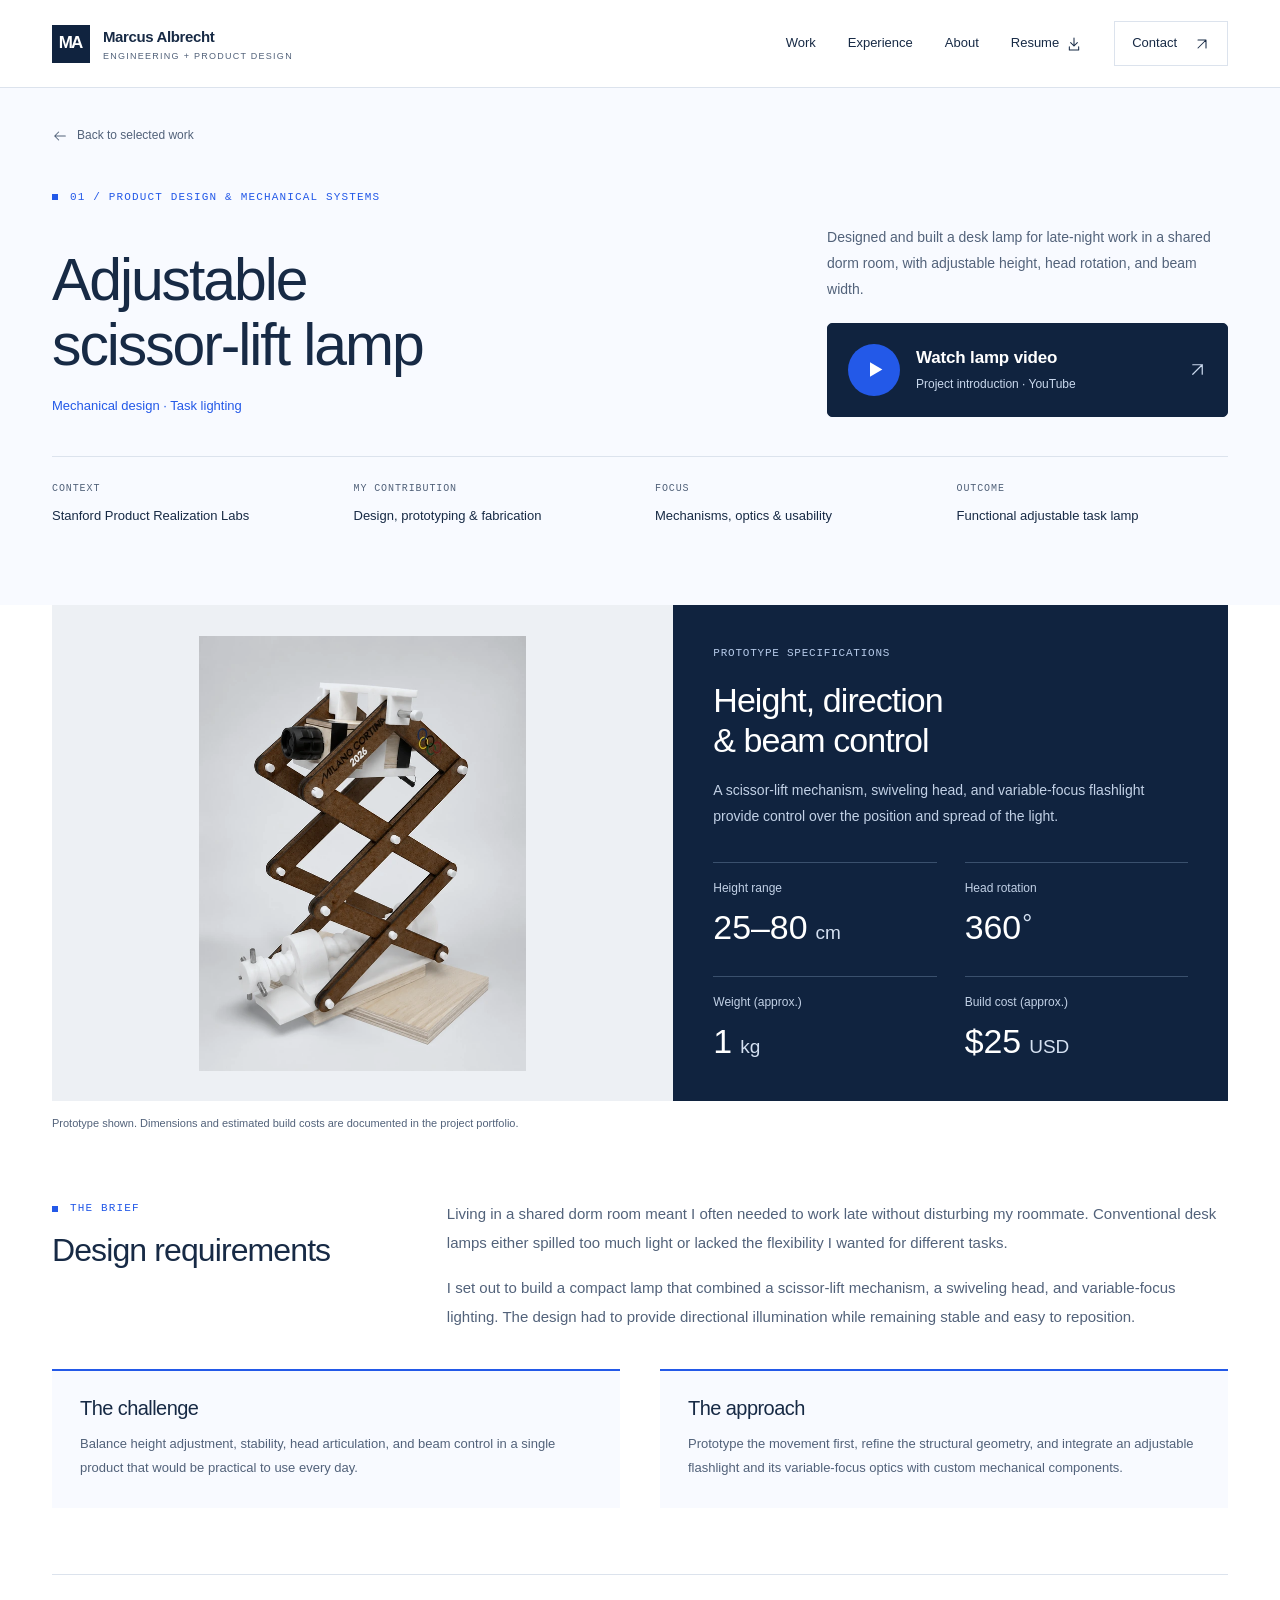
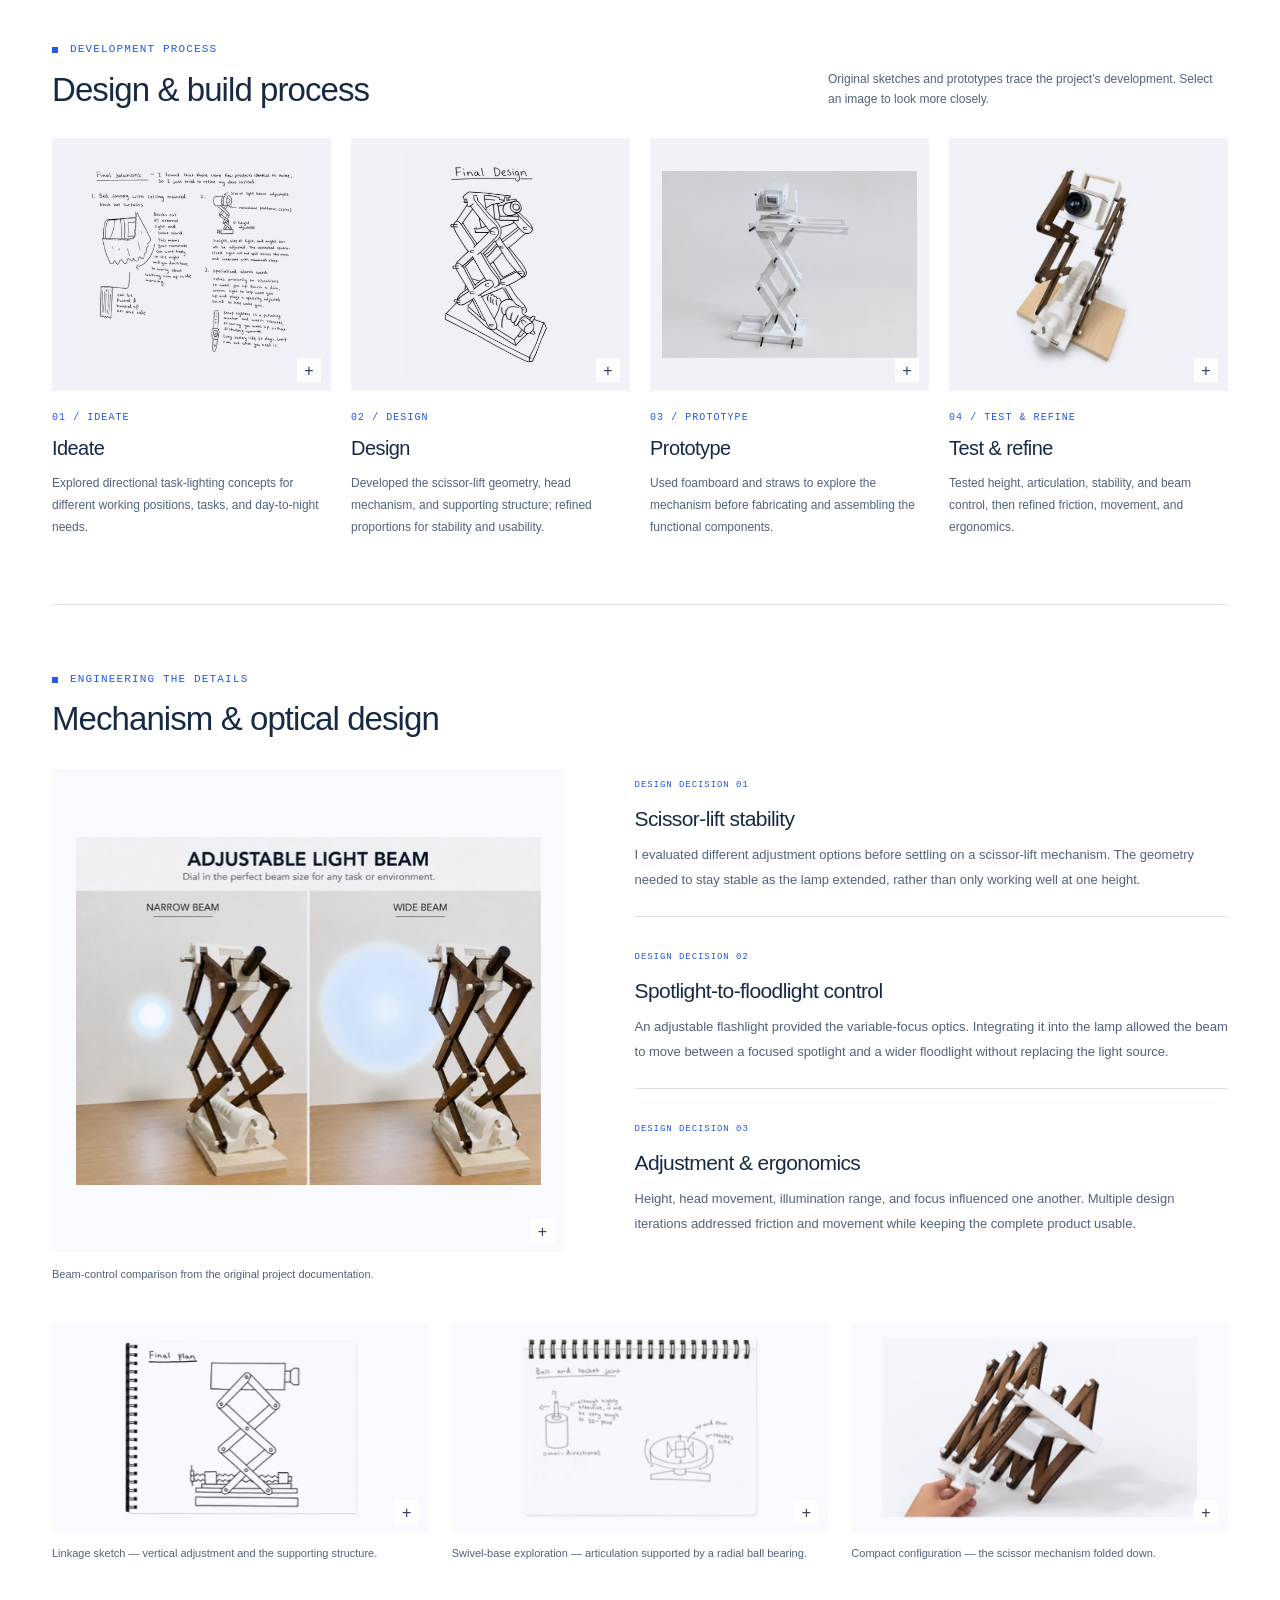
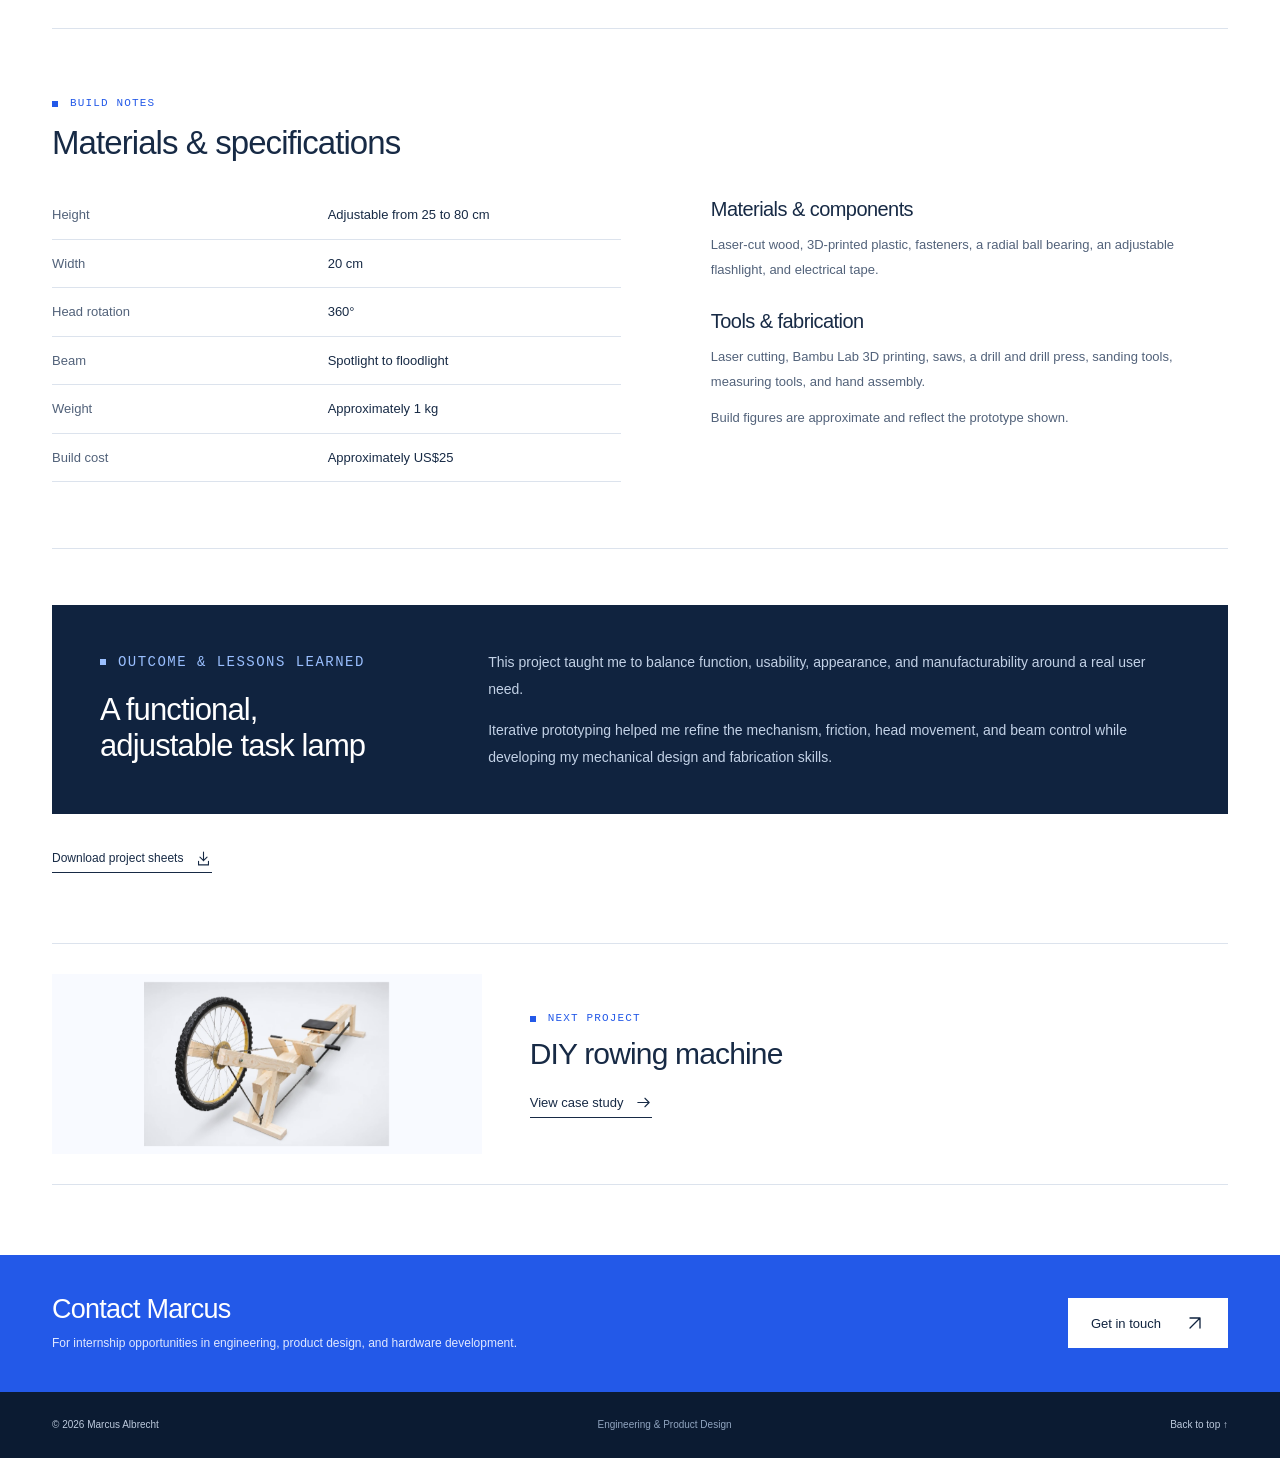
<file: projects/scissor-lift-lamp.html>
<!DOCTYPE html>

<html class="no-js" lang="en"><head><meta charset="utf-8"/><meta content="width=device-width,initial-scale=1" name="viewport"/><meta content="light" name="color-scheme"/><meta content="#10233f" name="theme-color"/><title>Adjustable Scissor-Lift Lamp | Marcus Albrecht</title><meta content="An adjustable scissor-lift desk lamp by Marcus Albrecht. Mechanical design, prototyping, beam control, fabrication, and testing." name="description"/><meta content="website" property="og:type"/><meta content="Adjustable Scissor-Lift Lamp | Marcus Albrecht" property="og:title"/><meta content="An adjustable scissor-lift desk lamp by Marcus Albrecht. Mechanical design, prototyping, beam control, fabrication, and testing." property="og:description"/><meta content="Marcus Albrecht" property="og:site_name"/><meta content="summary" name="twitter:card"/><link href="../assets/favicon.svg" rel="icon" type="image/svg+xml"/><link href="../assets/site.css" rel="stylesheet"/><script>document.documentElement.classList.replace('no-js','js');</script><script defer="" src="../assets/site.js"></script><script type="application/ld+json">{"@context": "https://schema.org", "@type": "Person", "name": "Marcus Albrecht", "description": "Stanford undergraduate with interests in mechanical engineering, product design, prototyping, and fabrication.", "email": "mailto:marcus06@stanford.edu", "sameAs": ["https://www.linkedin.com/in/marcus-albrecht-067182288/", "https://gostanford.com/sports/mens-rowing/roster/player/marcus-albrecht"], "affiliation": {"@type": "CollegeOrUniversity", "name": "Stanford University"}}</script></head><body><a class="skip-link" href="#main-content">Skip to content</a>
<header class="site-header"><div class="wrap header-inner">
<a aria-label="Marcus Albrecht — home" class="identity" href="../index.html"><span aria-hidden="true" class="monogram">MA</span><div><div class="identity-name">Marcus Albrecht</div><div class="identity-sub">Engineering + product design</div></div></a>
<button aria-controls="site-nav" aria-expanded="false" aria-label="Open navigation" class="menu-toggle"><svg aria-hidden="true" class="icon" viewbox="0 0 24 24"><path d="M4 8h16M4 16h16"></path></svg></button>
<nav aria-label="Main navigation" class="site-nav" id="site-nav"><a href="../index.html#work">Work</a><a href="../index.html#experience">Experience</a><a href="../index.html#about">About</a><a download="Marcus-Albrecht-Resume.pdf" href="../downloads/Marcus-Albrecht-Resume.pdf">Resume <svg aria-hidden="true" class="icon" viewbox="0 0 24 24"><path d="M12 3v12m-5-5 5 5 5-5M5 16v5h14v-5"></path></svg></a><a class="nav-cta" href="../index.html#contact">Contact <svg aria-hidden="true" class="icon" viewbox="0 0 24 24"><path d="M6 18 18 6M6 6h12v12"></path></svg></a></nav>
</div></header>
<main id="main-content" tabindex="-1">
<section class="case-intro"><div class="wrap"><a class="back-link" href="../index.html#work"><svg aria-hidden="true" class="icon" viewbox="0 0 24 24"><path d="M20 12H4m6-6-6 6 6 6"></path></svg> Back to selected work</a><p class="eyebrow">01 / Product design &amp; mechanical systems</p><div class="case-title-row"><div><h1>Adjustable<br/>scissor-lift lamp</h1><p class="case-name">Mechanical design · Task lighting</p></div><div class="case-intro-summary"><p class="case-intro-copy">Designed and built a desk lamp for late-night work in a shared dorm room, with adjustable height, head rotation, and beam width.</p><a aria-label="Watch the scissor-lift lamp project introduction; opens YouTube in a new tab" class="video-action" href="https://www.youtube.com/watch?v=a9AKOKBAav8" rel="noopener noreferrer" target="_blank">
<span aria-hidden="true" class="video-play"><svg focusable="false" viewbox="0 0 24 24"><path d="M8 5.5v13L19 12Z"></path></svg></span>
<span class="video-action-copy"><strong>Watch lamp video</strong><small>Project introduction · YouTube</small></span>
<svg aria-hidden="true" class="icon video-external" focusable="false" viewbox="0 0 24 24"><path d="M6 18 18 6M6 6h12v12"></path></svg>
</a></div></div><dl class="case-meta"><div><dt>Context</dt><dd>Stanford Product Realization Labs</dd></div><div><dt>My contribution</dt><dd>Design, prototyping &amp; fabrication</dd></div><div><dt>Focus</dt><dd>Mechanisms, optics &amp; usability</dd></div><div><dt>Outcome</dt><dd>Functional adjustable task lamp</dd></div></dl></div></section>
<div class="wrap"><figure><div class="case-hero"><div class="case-hero-photo"><img alt="The finished lamp, showing the wooden scissor linkage, white printed components, and adjustable head." decoding="async" height="869" loading="eager" src="../assets/lamp-main.webp" width="652"/></div><div class="case-hero-side"><span class="micro">Prototype specifications</span><h2>Height, direction<br/>&amp; beam control</h2><p>A scissor-lift mechanism, swiveling head, and variable-focus flashlight provide control over the position and spread of the light.</p><dl class="hero-specs"><div class="hero-spec"><dt>Height range</dt><dd><span class="spec-number">25–80</span><span class="spec-unit">cm</span></dd></div><div class="hero-spec"><dt>Head rotation</dt><dd class="degree-value"><span class="spec-number">360</span><span class="spec-unit">°</span></dd></div><div class="hero-spec"><dt>Weight (approx.)</dt><dd><span class="spec-number">1</span><span class="spec-unit">kg</span></dd></div><div class="hero-spec"><dt>Build cost (approx.)</dt><dd><span class="spec-number">$25</span><span class="spec-unit">USD</span></dd></div></dl></div></div><figcaption class="photo-caption">Prototype shown. Dimensions and estimated build costs are documented in the project portfolio.</figcaption></figure>
<section class="case-section"><div class="case-section-head"><div><p class="eyebrow">The brief</p><h2>Design requirements</h2></div><div class="body-copy"><p>Living in a shared dorm room meant I often needed to work late without disturbing my roommate. Conventional desk lamps either spilled too much light or lacked the flexibility I wanted for different tasks.</p><p>I set out to build a compact lamp that combined a scissor-lift mechanism, a swiveling head, and variable-focus lighting. The design had to provide directional illumination while remaining stable and easy to reposition.</p></div></div><div class="brief-grid"><div class="brief-block"><h3>The challenge</h3><p>Balance height adjustment, stability, head articulation, and beam control in a single product that would be practical to use every day.</p></div><div class="brief-block"><h3>The approach</h3><p>Prototype the movement first, refine the structural geometry, and integrate an adjustable flashlight and its variable-focus optics with custom mechanical components.</p></div></div></section>
<section class="case-section"><p class="eyebrow">Development process</p><div class="process-title"><h2>Design &amp; build process</h2><p>Original sketches and prototypes trace the project’s development. Select an image to look more closely.</p></div><div class="process-grid">
<article class="process-step"><button aria-label="Enlarge: Early lamp ideation sketches and handwritten notes." class="process-image" data-lightbox-caption="Early lamp ideation sketches and handwritten notes." data-lightbox-src="../assets/lamp-ideation.webp" type="button"><img alt="Early lamp ideation sketches and handwritten notes." decoding="async" height="391" loading="lazy" src="../assets/lamp-ideation.webp" width="363"/><span aria-hidden="true" class="zoom-mark">+</span></button><p class="step-label micro">01 / Ideate</p><h3>Ideate</h3><p>Explored directional task-lighting concepts for different working positions, tasks, and day-to-night needs.</p></article>
<article class="process-step"><button aria-label="Enlarge: Sketch of the final scissor-lift lamp concept." class="process-image" data-lightbox-caption="Sketch of the final scissor-lift lamp concept." data-lightbox-src="../assets/lamp-concept.webp" type="button"><img alt="Sketch of the final scissor-lift lamp concept." decoding="async" height="435" loading="lazy" src="../assets/lamp-concept.webp" width="326"/><span aria-hidden="true" class="zoom-mark">+</span></button><p class="step-label micro">02 / Design</p><h3>Design</h3><p>Developed the scissor-lift geometry, head mechanism, and supporting structure; refined proportions for stability and usability.</p></article>
<article class="process-step"><button aria-label="Enlarge: Foamboard-and-straw lamp mechanism prototype." class="process-image" data-lightbox-caption="Foamboard-and-straw lamp mechanism prototype." data-lightbox-src="../assets/lamp-prototype.webp" type="button"><img alt="Foamboard-and-straw lamp mechanism prototype." decoding="async" height="322" loading="lazy" src="../assets/lamp-prototype.webp" width="440"/><span aria-hidden="true" class="zoom-mark">+</span></button><p class="step-label micro">03 / Prototype</p><h3>Prototype</h3><p>Used foamboard and straws to explore the mechanism before fabricating and assembling the functional components.</p></article>
<article class="process-step"><button aria-label="Enlarge: The fabricated lamp with wooden linkages and a mounted flashlight." class="process-image" data-lightbox-caption="The fabricated lamp with wooden linkages and a mounted flashlight." data-lightbox-src="../assets/lamp-built.webp" type="button"><img alt="The fabricated lamp with wooden linkages and a mounted flashlight." decoding="async" height="270" loading="lazy" src="../assets/lamp-built.webp" width="327"/><span aria-hidden="true" class="zoom-mark">+</span></button><p class="step-label micro">04 / Test &amp; refine</p><h3>Test &amp; refine</h3><p>Tested height, articulation, stability, and beam control, then refined friction, movement, and ergonomics.</p></article>
</div></section>
<section class="case-section"><p class="eyebrow">Engineering the details</p><div class="process-title"><h2>Mechanism &amp; optical design</h2></div><div class="decisions-layout"><figure><button aria-label="Enlarge: Side-by-side comparison of the lamp’s narrow and wide beams." class="decision-photo" data-lightbox-caption="The same lamp configured for a narrow spotlight and a wider floodlight." data-lightbox-src="../assets/lamp-beam.webp" type="button"><img alt="Side-by-side comparison of the lamp’s narrow and wide beams." decoding="async" height="435" loading="lazy" src="../assets/lamp-beam.webp" width="580"/><span aria-hidden="true" class="zoom-mark">+</span></button><figcaption class="photo-caption">Beam-control comparison from the original project documentation.</figcaption></figure><div>
<article class="decision-item"><span class="micro">Design decision 01</span><h3>Scissor-lift stability</h3><p>I evaluated different adjustment options before settling on a scissor-lift mechanism. The geometry needed to stay stable as the lamp extended, rather than only working well at one height.</p></article>
<article class="decision-item"><span class="micro">Design decision 02</span><h3>Spotlight-to-floodlight control</h3><p>An adjustable flashlight provided the variable-focus optics. Integrating it into the lamp allowed the beam to move between a focused spotlight and a wider floodlight without replacing the light source.</p></article>
<article class="decision-item"><span class="micro">Design decision 03</span><h3>Adjustment &amp; ergonomics</h3><p>Height, head movement, illumination range, and focus influenced one another. Multiple design iterations addressed friction and movement while keeping the complete product usable.</p></article>
</div></div><div class="detail-gallery">
<figure class="gallery-item"><button aria-label="Enlarge: Side-view drawing of the scissor linkage." class="gallery-button" data-lightbox-caption="Linkage sketch — vertical adjustment and the supporting structure." data-lightbox-src="../assets/lamp-linkage.webp" type="button"><img alt="Side-view drawing of the scissor linkage." decoding="async" height="218" loading="lazy" src="../assets/lamp-linkage.webp" width="290"/><span aria-hidden="true" class="zoom-mark">+</span></button><figcaption>Linkage sketch — vertical adjustment and the supporting structure.</figcaption></figure>
<figure class="gallery-item"><button aria-label="Enlarge: Sketches exploring the bearing and swiveling base." class="gallery-button" data-lightbox-caption="Swivel-base exploration — articulation supported by a radial ball bearing." data-lightbox-src="../assets/lamp-bearing.webp" type="button"><img alt="Sketches exploring the bearing and swiveling base." decoding="async" height="218" loading="lazy" src="../assets/lamp-bearing.webp" width="290"/><span aria-hidden="true" class="zoom-mark">+</span></button><figcaption>Swivel-base exploration — articulation supported by a radial ball bearing.</figcaption></figure>
<figure class="gallery-item"><button aria-label="Enlarge: The scissor-lift lamp folded down." class="gallery-button" data-lightbox-caption="Compact configuration — the scissor mechanism folded down." data-lightbox-src="../assets/lamp-folded.webp" type="button"><img alt="The scissor-lift lamp folded down." decoding="async" height="189" loading="lazy" src="../assets/lamp-folded.webp" width="335"/><span aria-hidden="true" class="zoom-mark">+</span></button><figcaption>Compact configuration — the scissor mechanism folded down.</figcaption></figure>
</div></section>
<section class="case-section"><p class="eyebrow">Build notes</p><div class="process-title"><h2>Materials &amp; specifications</h2></div><div class="spec-layout"><table class="spec-table"><caption class="sr-only">Prototype specifications</caption><tbody><tr><th scope="row">Height</th><td>Adjustable from 25 to 80 cm</td></tr><tr><th scope="row">Width</th><td>20 cm</td></tr><tr><th scope="row">Head rotation</th><td>360°</td></tr><tr><th scope="row">Beam</th><td>Spotlight to floodlight</td></tr><tr><th scope="row">Weight</th><td>Approximately 1 kg</td></tr><tr><th scope="row">Build cost</th><td>Approximately US$25</td></tr></tbody></table><div class="materials-note"><h3>Materials &amp; components</h3><p>Laser-cut wood, 3D-printed plastic, fasteners, a radial ball bearing, an adjustable flashlight, and electrical tape.</p><h3>Tools &amp; fabrication</h3><p>Laser cutting, Bambu Lab 3D printing, saws, a drill and drill press, sanding tools, measuring tools, and hand assembly.</p><p>Build figures are approximate and reflect the prototype shown.</p></div></div></section>
<section class="outcome"><div><p class="eyebrow">Outcome &amp; lessons learned</p><h2>A functional,<br/>adjustable task lamp</h2></div><div><p>This project taught me to balance function, usability, appearance, and manufacturability around a real user need.</p><p>Iterative prototyping helped me refine the mechanism, friction, head movement, and beam control while developing my mechanical design and fabrication skills.</p></div></section>
<div class="case-actions"><a class="text-link" download="Marcus-Albrecht-Selected-Projects.pdf" href="../downloads/Marcus-Albrecht-Selected-Projects.pdf">Download project sheets<svg aria-hidden="true" class="icon" viewbox="0 0 24 24"><path d="M12 3v12m-5-5 5 5 5-5M5 16v5h14v-5"></path></svg></a></div>
<a class="next-project" href="diy-rowing-machine.html"><div class="next-photo"><img alt="The DIY rowing machine with its bicycle-wheel-based mechanism." decoding="async" height="513" loading="lazy" src="../assets/rowing-main.webp" width="767"/></div><div><p class="eyebrow">Next project</p><h2>DIY rowing machine</h2><span class="text-link">View case study <svg aria-hidden="true" class="icon" viewbox="0 0 24 24"><path d="M4 12h16m-6-6 6 6-6 6"></path></svg></span></div></a>
</div>
<section class="project-bottom"><div class="wrap project-bottom-inner"><div><h2>Contact Marcus</h2><p>For internship opportunities in engineering, product design, and hardware development.</p></div><a class="button white" href="mailto:marcus06@stanford.edu">Get in touch <svg aria-hidden="true" class="icon" viewbox="0 0 24 24"><path d="M6 18 18 6M6 6h12v12"></path></svg></a></div></section>
</main>
<footer class="site-footer"><div class="wrap footer-inner"><span>© 2026 Marcus Albrecht</span><span class="footer-credit">Engineering &amp; Product Design</span><a href="#main-content">Back to top ↑</a></div></footer>
<div aria-atomic="true" aria-live="polite" class="toast" role="status"></div>
<dialog aria-label="Project photograph enlarged" class="lightbox"><div class="lightbox-content"><button aria-label="Close enlarged photograph" class="lightbox-close">×</button><figure><img alt=""/><figcaption></figcaption></figure></div></dialog></body></html>
</file>
<file: assets/site.css>
/* Marcus Albrecht — engineering & product design portfolio.
   No build tools, libraries, hosted fonts, or tracking scripts required. */
:root{--navy:#10233f;--navy-deep:#0b1b32;--blue:#2359e8;--sky:#9abfff;--ice:#edf3ff;--paper:#f8faff;--white:#fff;--ink:#172a45;--muted:#52627a;--line:#dce3ed;--max:1240px;--ease:cubic-bezier(.2,.75,.25,1)}
*{box-sizing:border-box}html{scroll-behavior:smooth;scroll-padding-top:100px}body{margin:0;background:var(--white);color:var(--ink);font-family:Arial,Helvetica,sans-serif;font-size:16px;line-height:1.65;-webkit-font-smoothing:antialiased}body.modal-open{overflow:hidden}h1,h2,h3,h4,p,figure{margin:0}h1,h2,h3,h4{font-weight:500;line-height:1.08;letter-spacing:-.045em}a{color:inherit;text-decoration:none}button{font:inherit;cursor:pointer}button,a{-webkit-tap-highlight-color:transparent}button{color:inherit}img{max-width:100%;display:block}a,button,summary{touch-action:manipulation}::selection{background:#c8daff;color:var(--navy)}:focus-visible{outline:3px solid var(--blue);outline-offset:5px;border-radius:2px}.wrap{width:min(var(--max),calc(100% - 104px));margin-inline:auto}.section{padding-block:104px}.eyebrow,.micro,.tag,.label{font-family:"SFMono-Regular",Consolas,"Liberation Mono",monospace;font-size:11px;line-height:1.55;letter-spacing:.105em;text-transform:uppercase}.eyebrow{color:var(--blue);display:flex;align-items:center;gap:12px}.eyebrow:before{content:"";width:6px;height:6px;flex:0 0 6px;background:currentColor}.muted{color:var(--muted)}.accent{color:var(--blue)}.icon{width:20px;height:20px;display:inline-block;flex-shrink:0;vertical-align:middle;fill:none;stroke:currentColor;stroke-width:1.55;stroke-linecap:round;stroke-linejoin:round}.skip-link{position:fixed;top:-100px;left:20px;background:var(--navy);color:white;padding:12px 20px;z-index:200}.skip-link:focus{top:12px}.sr-only{position:absolute;width:1px;height:1px;padding:0;margin:-1px;overflow:hidden;clip:rect(0,0,0,0);white-space:nowrap;border:0}[hidden]{display:none!important}
/* Navigation */
.site-header{position:sticky;top:0;z-index:40;height:88px;background:rgba(255,255,255,.96);border-bottom:1px solid var(--line);backdrop-filter:blur(16px)}.header-inner{height:100%;display:flex;justify-content:space-between;align-items:center;gap:24px}.identity{display:flex;align-items:center;gap:13px;flex-shrink:0}.monogram{height:38px;width:38px;display:grid;place-items:center;background:var(--navy);color:white;font-size:17px;font-weight:700;letter-spacing:-2px;padding-right:2px}.identity-name{font-size:15px;font-weight:600;letter-spacing:-.025em}.identity-sub{font-size:9px;letter-spacing:.14em;line-height:1.4;color:var(--muted);text-transform:uppercase}.site-nav{display:flex;gap:32px;align-items:center}.site-nav>a{font-size:13px;line-height:1.4;transition:color .2s}.site-nav>a:hover{color:var(--blue)}.site-nav .nav-cta{border:1px solid var(--line);padding:12px 17px;display:flex;gap:17px;align-items:center}.site-nav .nav-cta:hover{border-color:var(--blue)}.nav-cta .icon{width:16px;height:16px}.menu-toggle{display:none;background:none;border:1px solid var(--line);width:44px;height:44px;align-items:center;justify-content:center}.button{min-height:50px;display:inline-flex;gap:24px;align-items:center;justify-content:center;padding:13px 22px;font-size:13px;line-height:1.5;border:1px solid var(--navy);background:var(--navy);color:white;transition:background .2s,transform .2s,border-color .2s}.button:hover{background:var(--blue);border-color:var(--blue);transform:translateY(-2px)}.button.secondary{background:transparent;color:var(--navy);border-color:#c8d1df}.button.secondary:hover{background:var(--ice);border-color:var(--blue)}.button.white{background:white;color:var(--navy);border-color:white}.button.white:hover{background:var(--ice);border-color:var(--ice)}.button.line-white{background:transparent;color:white;border-color:#566881}.button.line-white:hover{background:#1d3658;border-color:#7792b7}.text-link{display:inline-flex;align-items:center;gap:12px;font-size:13px;line-height:1.5;padding-block:5px;border-bottom:1px solid currentColor}.text-link:hover{color:var(--blue)}.text-link .icon{width:17px;height:17px}
/* Intro */
.hero{position:relative;background:var(--paper);overflow:hidden}.hero-inner{display:grid;grid-template-columns:1.02fr 1fr;gap:62px;align-items:center;padding-block:68px 60px}.hero-copy{padding-bottom:3px}.hero h1{font-size:clamp(55px,5.7vw,82px);margin-top:27px;letter-spacing:-.058em;line-height:1.02}.hero h1 em{display:block;font-family:Georgia,"Times New Roman",serif;font-weight:400;color:var(--blue);letter-spacing:-.065em}.hero-intro{max-width:430px;margin-top:26px;font-size:16px;line-height:1.8;color:var(--muted)}.hero-intro strong{font-weight:500;color:var(--ink)}.hero-actions{display:flex;flex-wrap:wrap;gap:12px;margin-top:30px}.hero-note{display:flex;gap:9px;align-items:center;margin-top:27px;color:var(--muted);font-size:10px;letter-spacing:.055em}.status-dot{width:6px;height:6px;background:var(--blue);border-radius:50%;box-shadow:0 0 0 4px #e1eaff;flex-shrink:0}.hero-board{position:relative;background:var(--navy);padding:25px 28px 20px;min-height:565px;isolation:isolate}.board-top{display:flex;justify-content:space-between;align-items:center;color:#b7c9e0;font-size:9px;letter-spacing:.13em}.board-top .cross{font-size:23px;font-weight:300;line-height:1}.board-image{height:420px;background:#eef0f4;position:relative;margin-top:20px;overflow:hidden}.board-image>img{height:100%;width:100%;object-fit:contain;mix-blend-mode:multiply;transition:transform .7s var(--ease)}.hero-board:hover .board-image>img{transform:scale(1.025)}.board-image:after{content:"";position:absolute;inset:14px;border:1px solid rgba(16,35,63,.13);pointer-events:none}.dimension{position:absolute;left:17px;top:48%;transform:rotate(-90deg) translateX(-50%);transform-origin:left top;color:#4b5f7b;font-size:9px;letter-spacing:.1em}.board-label{position:absolute;right:0;bottom:49px;background:var(--blue);color:white;padding:17px 21px;box-shadow:0 8px 28px rgba(8,27,61,.12)}.board-label b{display:block;font-size:27px;font-weight:500;letter-spacing:-.045em;line-height:1.1}.board-label span{font-size:9px;letter-spacing:.1em;text-transform:uppercase}.board-bottom{display:flex;align-items:center;justify-content:space-between;padding-top:18px;color:white;font-size:12px}.board-bottom .icon{width:22px;height:22px}.board-bottom small{font-size:9px;color:#b6c7df;display:block;letter-spacing:.05em;margin-top:2px}.hero-caption{display:flex;justify-content:space-between;align-items:center;gap:28px;border-top:1px solid var(--line);padding-block:22px;color:var(--muted);font-size:11px}.hero-caption>span:first-child{color:var(--navy)}.hero-caption .micro{font-size:9px}.caption-services{display:flex;gap:27px}.caption-services>span{display:flex;align-items:center;gap:8px}.caption-services>span:before{content:"+";color:var(--blue);font-size:15px}
/* Selected work */
.section-heading{display:flex;align-items:end;justify-content:space-between;gap:50px;margin-top:23px;margin-bottom:40px}.section-heading h2{font-size:clamp(34px,3.35vw,48px);max-width:690px}.section-heading>p{max-width:305px;color:var(--muted);font-size:14px;line-height:1.75}.project-grid{display:grid;grid-template-columns:1fr 1fr;gap:30px}.project-card{display:block;min-width:0}.project-photo{position:relative;overflow:hidden;height:410px;background:#edf0f5}.project-photo>img{height:100%;width:100%;object-fit:contain;mix-blend-mode:multiply;transition:transform .6s var(--ease);padding:18px}.project-card:nth-child(2) .project-photo{background:#e8eff9}.project-card:nth-child(2) .project-photo>img{padding:28px 5px}.project-card:hover .project-photo>img{transform:scale(1.035)}.photo-index{position:absolute;top:20px;left:22px;z-index:1;color:var(--navy);font-size:11px}.round-arrow{position:absolute;bottom:20px;right:20px;width:44px;height:44px;border-radius:50%;background:white;display:grid;place-items:center;transition:background .2s,color .2s}.project-card:hover .round-arrow{background:var(--blue);color:white}.project-info{padding-top:23px}.project-category{color:var(--blue);font-size:10px;letter-spacing:.08em;margin-bottom:9px}.project-info h3{font-size:29px;line-height:1.15}.project-info p{font-size:14px;color:var(--muted);max-width:500px;margin-top:12px;line-height:1.75}.project-meta{display:flex;justify-content:space-between;align-items:center;border-top:1px solid var(--line);margin-top:22px;padding-top:14px;gap:12px}.project-meta span{font-size:10px;color:var(--muted)}.project-meta b{font-size:12px;font-weight:500;white-space:nowrap;display:flex;gap:10px;align-items:center}.project-meta .icon{width:16px;height:16px}.work-download{display:flex;justify-content:space-between;align-items:center;padding:24px 0;border-block:1px solid var(--line);margin-top:48px;font-size:13px;color:var(--muted)}.work-download>a{color:var(--navy)}
/* More builds: honest, concise, expandable summaries */
.more-builds{padding-top:68px}.more-builds-head{display:flex;align-items:baseline;justify-content:space-between;gap:22px;margin-bottom:24px}.more-builds h3{font-size:28px}.more-builds-head>p{font-size:12px;color:var(--muted)}.build-note{border-top:1px solid var(--line)}.build-note:last-child{border-bottom:1px solid var(--line)}.build-note summary{list-style:none;cursor:pointer;display:grid;grid-template-columns:52px 1fr 250px 25px;align-items:center;gap:20px;padding:23px 0}.build-note summary::-webkit-details-marker{display:none}.build-note summary>span:first-child{color:var(--blue);font-size:11px}.build-title{font-size:18px;letter-spacing:-.025em;line-height:1.3}.build-kind{font-size:11px;color:var(--muted)}.build-expand{font-size:22px;font-weight:300;color:var(--blue);justify-self:end;transition:transform .2s}.build-note[open] .build-expand{transform:rotate(45deg)}.build-note[open] .build-title{color:var(--blue)}.build-body{margin:0 40px 24px 72px;max-width:730px;font-size:14px;color:var(--muted)}.build-body .tags{margin-top:15px}.tags{display:flex;gap:8px;flex-wrap:wrap}.tag{font-size:9px;letter-spacing:.025em;border:1px solid var(--line);padding:5px 9px;display:inline-block;color:var(--muted);background:white}
/* Experience */
.experience{background:var(--navy);color:white;position:relative;overflow:hidden}.experience:before{content:"";pointer-events:none;position:absolute;right:-140px;top:-140px;width:440px;height:440px;border:1px solid #274363;border-radius:50%}.experience .eyebrow{color:var(--sky)}.experience-top{display:grid;grid-template-columns:1.4fr .65fr;gap:90px;margin-top:25px}.experience h2{font-size:clamp(35px,3.6vw,50px);max-width:620px}.experience-intro{color:#bac9dc;font-size:15px;max-width:590px;margin-top:22px;line-height:1.8}.role-card{align-self:start;border-left:1px solid #40546f;padding-left:28px;margin-top:5px;position:relative}.role-card .micro{color:#a9c0de;font-size:10px}.role-card h3{font-size:25px;margin-top:13px;letter-spacing:-.02em}.role-card p{font-size:13px;color:#c5d2e4;margin-top:9px}.experience-steps{display:grid;grid-template-columns:repeat(3,1fr);gap:36px;margin-top:53px}.experience-step{padding-top:23px;border-top:1px solid #40526b}.experience-step>span{font-size:11px;color:var(--sky)}.experience-step h3{font-size:21px;margin-top:13px}.experience-step p{font-size:13px;line-height:1.85;color:#bac9dc;margin-top:13px}.experience-foot{margin-top:33px;color:#a8bbd3;font-size:11px;max-width:690px;line-height:1.7}
/* About & tools */
.about-layout{display:grid;grid-template-columns:1.25fr .85fr;gap:110px;margin-top:24px}.about-copy h2{font-size:clamp(35px,3.5vw,49px)}.about-copy p{margin-top:23px;color:var(--muted);font-size:15px;line-height:1.85;max-width:580px}.about-copy .text-link{margin-top:22px}.education{background:var(--paper);padding:30px;border-top:3px solid var(--blue);align-self:start}.education h3{font-size:23px;margin:16px 0 10px}.education .degree{font-size:13px;line-height:1.75;color:var(--muted)}.education dl{margin:24px 0 0}.education dl>div{border-top:1px solid var(--line);padding:14px 0 2px;margin-top:11px;display:flex;justify-content:space-between;gap:18px;font-size:12px}.education dt{color:var(--muted)}.education dd{margin:0;text-align:right}.stat-row{margin-top:48px;display:grid;grid-template-columns:repeat(4,1fr);border-block:1px solid var(--line);padding-block:28px}.stat{padding-left:30px;border-left:1px solid var(--line)}.stat:first-child{border-left:none;padding-left:0}.stat strong{display:block;font-size:33px;font-weight:500;letter-spacing:-.05em;line-height:1.2;color:var(--blue)}.stat b{font-size:13px;font-weight:500;display:block;margin-top:7px}.stat small{font-size:11px;color:var(--muted);display:block;margin-top:3px}.tools-block{margin-top:64px}.tools-heading{display:flex;justify-content:space-between;align-items:center;gap:28px;margin-bottom:27px}.tools-heading h3{font-size:26px}.tools-heading .micro{color:var(--muted);font-size:9px}.tools-grid{display:grid;grid-template-columns:repeat(3,1fr);gap:30px}.tool-column{border-top:1px solid var(--line);padding-top:20px}.tool-column>span{color:var(--blue);font-size:10px}.tool-column h4{font-size:17px;margin-top:12px;letter-spacing:-.02em}.tool-column p{margin-top:13px;font-size:13px;line-height:1.9;color:var(--muted)}.language-line{margin-top:28px;font-size:11px;color:var(--muted);line-height:1.9}.language-line strong{font-weight:500;color:var(--ink)}
/* Contact */
.contact{background:var(--blue);color:white;padding-block:76px 52px;position:relative;overflow:hidden}.contact:after{content:"";position:absolute;right:8%;top:55px;width:240px;height:240px;border:1px solid rgba(255,255,255,.16);border-radius:50%;pointer-events:none}.contact-inner{position:relative;z-index:1}.contact .eyebrow{color:#d5e4ff}.contact-main{display:flex;justify-content:space-between;align-items:end;gap:65px;margin-top:25px}.contact h2{font-size:clamp(43px,4.6vw,65px);line-height:1.02}.contact h2 em{font-family:Georgia,"Times New Roman",serif;font-weight:400}.contact-description{max-width:350px;color:#e0e9ff;font-size:13px;line-height:1.9;margin-bottom:2px}.contact-links{display:flex;justify-content:space-between;align-items:center;gap:25px;margin-top:41px;border-top:1px solid rgba(255,255,255,.3);padding-top:29px}.email-group{display:flex;align-items:center;gap:18px;min-width:0}.email-link{font-size:clamp(17px,2.1vw,29px);line-height:1.35;letter-spacing:-.035em}.email-link:hover{text-decoration:underline;text-underline-offset:5px}.copy-email{background:transparent;border:1px solid rgba(255,255,255,.45);color:white;width:36px;height:36px;display:grid;place-items:center;flex-shrink:0}.copy-email:hover{background:rgba(255,255,255,.15)}.copy-email .icon{width:15px;height:15px}.contact-secondary{display:flex;gap:24px;font-size:12px;align-items:center}.contact-secondary a{display:flex;gap:9px;align-items:center}.contact-secondary a:hover{text-decoration:underline;text-underline-offset:4px}.contact-secondary .icon{width:15px;height:15px}.contact-location{margin-top:30px;font-size:10px;letter-spacing:.055em;color:#dce7ff}.site-footer{background:var(--navy-deep);color:#bcc9dc}.footer-inner{display:flex;justify-content:space-between;align-items:center;gap:25px;padding-block:25px;font-size:10px}.footer-inner a:hover{color:white}.footer-credit{color:#91a5c0}.toast{position:fixed;left:50%;bottom:25px;transform:translate(-50%,20px);padding:13px 20px;background:var(--navy);color:white;box-shadow:0 10px 40px #10233f33;z-index:100;font-size:13px;opacity:0;transition:opacity .2s,transform .2s;pointer-events:none;max-width:calc(100% - 32px);text-align:center}.toast.visible{opacity:1;transform:translate(-50%,0)}
/* Case studies */
.case-intro{background:var(--paper);padding-top:38px;padding-bottom:53px}.back-link{display:inline-flex;gap:9px;align-items:center;color:var(--muted);font-size:12px;margin-bottom:43px}.back-link:hover{color:var(--blue)}.back-link .icon{width:16px;height:16px}.case-title-row{display:grid;grid-template-columns:1.3fr .75fr;gap:80px;align-items:end;margin-top:19px}.case-title-row h1{font-size:clamp(40px,4.6vw,65px);line-height:1.04;max-width:820px}.case-title-row .case-intro-copy{font-size:14px;color:var(--muted);line-height:1.85}.case-name{font-size:12px;color:var(--blue);margin-top:18px}.case-meta{display:grid;grid-template-columns:repeat(4,1fr);gap:30px;padding-block:24px;margin-top:39px;border-top:1px solid var(--line)}.case-meta dt{font-size:9px;letter-spacing:.09em;text-transform:uppercase;color:var(--muted);font-family:Consolas,monospace}.case-meta dd{margin:8px 0 0;font-size:12px;line-height:1.7}.case-hero{position:relative;display:grid;grid-template-columns:1fr .7fr;min-height:480px;background:#e9edf4;overflow:hidden}.case-hero>.case-hero-photo{padding:28px;display:flex;justify-content:center;align-items:center;background:#edf0f4}.case-hero-photo img{width:100%;height:425px;object-fit:contain;mix-blend-mode:multiply}.case-hero-side{background:var(--navy);color:white;padding:52px 43px;display:flex;flex-direction:column;justify-content:space-between;position:relative;overflow:hidden}.case-hero-side:before{content:"";position:absolute;right:-55px;bottom:-55px;width:230px;height:230px;border:1px solid #3c5578;border-radius:50%}.case-hero-side .micro{color:#b7cbea;font-size:10px}.case-hero-side>h2{font-size:35px;line-height:1.1;position:relative;z-index:1;margin-top:24px;max-width:290px}.case-hero-side>p{color:#c2d1e6;font-size:13px;margin-top:21px;position:relative;z-index:1}.hero-specs{display:grid;grid-template-columns:1fr 1fr;gap:24px;margin-top:32px;position:relative;z-index:1}.hero-specs b{font-size:29px;font-weight:500;line-height:1.1;letter-spacing:-.04em;display:block}.hero-specs span{font-size:10px;color:#b7cbea;margin-top:6px;display:block}.photo-caption{font-size:10px;color:var(--muted);margin-top:12px;line-height:1.8}.case-section{padding-block:66px;border-bottom:1px solid var(--line)}.case-section:last-child{border-bottom:none}.case-section-head{display:grid;grid-template-columns:.6fr 1.4fr;gap:60px}.case-section-head h2{font-size:32px;margin-top:14px}.case-section-head .body-copy{font-size:15px;color:var(--muted);line-height:1.9}.body-copy p+p{margin-top:17px}.brief-grid{display:grid;grid-template-columns:1fr 1fr;gap:40px;margin-top:38px}.brief-block{border-top:2px solid var(--blue);background:var(--paper);padding:27px 28px}.brief-block h3{font-size:20px}.brief-block p{font-size:13px;color:var(--muted);margin-top:12px;line-height:1.9}.process-title{display:flex;align-items:end;justify-content:space-between;gap:40px;margin-top:12px;margin-bottom:28px}.process-title h2{font-size:33px}.process-title>p{font-size:12px;color:var(--muted);max-width:400px}.process-grid{display:grid;grid-template-columns:repeat(4,1fr);gap:20px}.process-image{width:100%;aspect-ratio:1.1;background:#f0f2f7;border:0;padding:12px;display:block;position:relative}.process-image img{width:100%;height:100%;object-fit:contain;mix-blend-mode:multiply}.zoom-mark{position:absolute;right:10px;bottom:9px;width:24px;height:24px;display:grid;place-items:center;background:white;color:var(--navy);opacity:.85;font-size:16px}.process-step .step-label{color:var(--blue);font-size:10px;margin-top:18px}.process-step h3{font-size:20px;margin-top:8px;line-height:1.15}.process-step>p{font-size:12px;color:var(--muted);line-height:1.85;margin-top:12px}.decisions-layout{display:grid;grid-template-columns:.95fr 1.1fr;gap:70px;margin-top:30px;align-items:start}.decision-photo{border:0;display:block;padding:24px;width:100%;background:var(--paper);position:relative}.decision-photo img{width:100%;max-height:520px;object-fit:contain;mix-blend-mode:multiply}.decision-item{padding:24px 0;border-top:1px solid var(--line)}.decision-item:first-child{padding-top:0;border-top:none}.decision-item .micro{color:var(--blue);font-size:9px}.decision-item h3{font-size:21px;margin-top:10px;line-height:1.2}.decision-item p{font-size:13px;color:var(--muted);line-height:1.9;margin-top:12px}.detail-gallery{display:grid;grid-template-columns:repeat(3,1fr);gap:23px;margin-top:38px}.gallery-item button{background:var(--paper);border:0;width:100%;height:210px;padding:16px;position:relative}.gallery-item img{height:100%;width:100%;object-fit:contain;mix-blend-mode:multiply}.gallery-item figcaption{margin-top:11px;color:var(--muted);font-size:11px;line-height:1.65}.spec-layout{display:grid;grid-template-columns:1.1fr 1fr;gap:90px;margin-top:26px}.spec-table{width:100%;border-collapse:collapse;font-size:13px}.spec-table th,.spec-table td{padding:13px 0;border-bottom:1px solid var(--line);text-align:left;vertical-align:top}.spec-table th{color:var(--muted);font-weight:400;width:46%}.spec-table td{padding-left:14px}.materials-note{padding-top:8px}.materials-note h3{font-size:20px}.materials-note p{font-size:13px;color:var(--muted);line-height:1.9;margin-top:12px}.materials-note h3:not(:first-child){margin-top:29px}.outcome{background:var(--navy);color:white;padding:44px 48px;margin-top:56px;display:grid;grid-template-columns:.65fr 1.35fr;gap:55px}.outcome .eyebrow{color:var(--sky)}.outcome h2{font-size:31px;margin-top:16px}.outcome p{color:#c2d1e6;font-size:14px;line-height:1.9}.outcome p+p{margin-top:15px}.case-actions{display:flex;justify-content:space-between;align-items:center;margin-top:30px;gap:22px}.case-actions .text-link{font-size:12px}.next-project{margin-block:70px;display:grid;grid-template-columns:.8fr 1.3fr;gap:48px;align-items:center;border-block:1px solid var(--line);padding-block:30px}.next-photo{background:var(--paper);height:180px;overflow:hidden}.next-photo img{width:100%;height:100%;object-fit:contain;padding:8px;mix-blend-mode:multiply;transition:transform .4s}.next-project:hover .next-photo img{transform:scale(1.04)}.next-project h2{font-size:30px;line-height:1.15;margin-top:10px}.next-project .text-link{margin-top:16px}.project-bottom{background:var(--blue);color:white;padding-block:38px}.project-bottom-inner{display:flex;justify-content:space-between;align-items:center;gap:24px}.project-bottom h2{font-size:27px}.project-bottom p{font-size:12px;color:#e0e8ff;margin-top:8px}.project-bottom .button{white-space:nowrap}.lightbox{border:0;padding:0;background:var(--navy);color:white;max-width:min(94vw,1100px);width:max-content;max-height:94dvh;box-shadow:0 25px 90px #0006}.lightbox::backdrop{background:rgba(6,17,35,.86);backdrop-filter:blur(6px)}.lightbox-content{padding:50px 28px 22px;position:relative}.lightbox img{width:auto;max-width:calc(90vw - 56px);max-height:72dvh;object-fit:contain;margin:auto;background:#eef0f4}.lightbox figcaption{font-size:12px;color:#d3e0f3;margin-top:17px;max-width:780px;line-height:1.7}.lightbox-close{position:absolute;top:8px;right:12px;width:36px;height:36px;border:1px solid #5f7491;background:transparent;color:white;font-size:25px;line-height:1}.lightbox-close:hover{background:#233c5e}.no-script-note{background:var(--ice);padding:14px;text-align:center;font-size:12px}
/* Responsive layouts */
@media(min-width:1550px){.hero h1{font-size:84px}.hero-inner{gap:80px}}
@media(max-width:1100px){.wrap{width:calc(100% - 64px)}.hero-inner{gap:34px}.hero h1{font-size:62px}.hero-board{padding:22px;min-height:510px}.board-image{height:373px}.hero-actions{gap:9px}.button{padding:12px 17px;gap:15px}.site-nav{gap:24px}.section{padding-block:80px}.project-photo{height:350px}.project-info h3{font-size:25px}.about-layout{gap:50px}.experience-top{gap:50px}.case-title-row{gap:40px}.case-hero-side{padding:40px 30px}.decisions-layout{gap:38px}.spec-layout{gap:50px}.outcome{gap:35px}.caption-services{gap:16px}.caption-services>span{font-size:10px}.build-note summary{grid-template-columns:35px 1fr 220px 22px;gap:15px}.build-body{margin-left:50px}.contact-main{gap:35px}}
@media(max-width:820px){.site-header{height:76px}.wrap{width:calc(100% - 44px)}.site-nav{gap:19px}.identity-sub{display:none}.site-nav>a{font-size:12px}.site-nav .nav-cta{padding:10px 13px;gap:12px}.hero-inner{padding-block:49px 43px;gap:26px}.hero h1{font-size:51px}.hero .eyebrow{font-size:9px;letter-spacing:.05em;gap:8px}.hero-intro{font-size:14px;line-height:1.8;margin-top:21px}.hero-actions .button{font-size:11px;padding:10px 13px;min-height:44px;gap:10px}.hero-actions .icon{width:17px;height:17px}.hero-note{font-size:8px;letter-spacing:.01em}.hero-board{padding:17px;min-height:437px}.board-image{height:321px;margin-top:14px}.board-top{font-size:7px}.board-bottom{font-size:10px;padding-top:14px}.board-bottom small{font-size:8px}.board-label{padding:12px 14px;bottom:46px}.board-label b{font-size:24px}.board-label span{font-size:8px}.hero-caption{font-size:10px;gap:20px}.caption-services{gap:15px}.caption-services>span:nth-child(3){display:none}.section-heading{gap:28px;align-items:start}.section-heading>p{max-width:225px;font-size:13px}.project-photo{height:300px}.project-grid{gap:24px}.project-info h3{font-size:24px}.project-info p{font-size:13px}.project-meta{display:block}.project-meta b{margin-top:9px}.more-builds-head{align-items:start}.build-note summary{grid-template-columns:32px 1fr 22px;gap:13px}.build-kind{display:none}.build-body{margin-left:45px}.experience-top{grid-template-columns:1.25fr .75fr;gap:36px}.experience h2{font-size:35px}.experience-steps{gap:25px}.about-layout{grid-template-columns:1.1fr .9fr;gap:32px}.about-copy h2{font-size:35px}.about-copy p{font-size:14px}.education{padding:23px}.stat{padding-left:21px}.stat strong{font-size:28px}.stat b{font-size:12px}.stat small{font-size:10px}.tools-grid{gap:25px}.contact-links{align-items:start}.contact-secondary{gap:17px;font-size:11px}.case-title-row h1{font-size:47px}.case-title-row{gap:28px;grid-template-columns:1.25fr .85fr}.case-intro-copy{font-size:13px!important}.case-hero{grid-template-columns:1fr .85fr;min-height:420px}.case-hero-photo img{height:360px}.case-hero-side{padding:34px 25px}.case-hero-side>h2{font-size:29px}.hero-specs{gap:20px}.hero-specs b{font-size:25px}.case-section-head{gap:32px}.case-section-head h2{font-size:29px}.process-grid{grid-template-columns:1fr 1fr;row-gap:35px}.process-image{aspect-ratio:1.35}.decisions-layout{gap:28px}.detail-gallery{gap:17px}.gallery-item button{height:170px}.spec-layout{gap:40px}.outcome{padding:35px;gap:35px}.next-project{gap:35px}.case-actions{align-items:start}.case-actions .button{font-size:12px}.contact h2{font-size:48px}.contact-description{max-width:280px}}
@media(max-width:640px){html{scroll-padding-top:86px}.wrap{width:calc(100% - 40px)}.section{padding-block:64px}.site-header{height:70px}.identity-name{font-size:14px}.identity-sub{display:block;font-size:8px;margin-top:3px}.monogram{width:34px;height:34px;font-size:16px}.identity{gap:10px}.menu-toggle{display:flex;width:40px;height:40px}.js .site-nav{display:none}.js .site-nav.is-open{display:flex}.site-nav{position:absolute;top:69px;left:0;right:0;background:white;border-bottom:1px solid var(--line);padding:20px;align-items:stretch;gap:0;box-shadow:0 15px 28px #10233f0a}.js .site-nav{flex-direction:column}.site-nav>a{font-size:15px;padding:13px 5px}.site-nav .nav-cta{margin-top:10px;justify-content:space-between;padding:14px}.no-js .site-header{height:auto;position:relative}.no-js .header-inner{flex-wrap:wrap;padding-block:14px}.no-js .site-nav{position:static;display:flex;flex-wrap:wrap;box-shadow:none;padding:0;border:0;gap:14px;width:100%}.no-js .menu-toggle{display:none}.no-js .site-nav>a{padding:5px 0;font-size:12px}.no-js .site-nav .nav-cta{margin:0;padding:5px 8px}.hero-inner{grid-template-columns:1fr;padding-block:38px 33px;gap:34px}.hero h1{font-size:clamp(54px,12.4vw,75px);margin-top:22px;line-height:1.02}.hero .eyebrow{font-size:9px;letter-spacing:.07em}.hero-intro{font-size:15px;margin-top:20px;max-width:430px}.hero-actions{margin-top:24px;gap:10px}.hero-actions .button{font-size:12px;min-height:47px;padding:11px 17px;gap:15px}.hero-note{font-size:9px;letter-spacing:.025em;margin-top:23px;gap:9px}.hero-board{min-height:auto;padding:18px 18px 16px}.board-image{height:360px;margin-top:14px}.board-top{font-size:8px}.board-label{bottom:49px;right:0;padding:14px 17px}.board-label b{font-size:27px}.board-bottom{font-size:11px;padding-top:15px}.board-bottom small{font-size:9px}.dimension{left:12px;font-size:8px}.hero-caption{padding-block:16px;display:block}.caption-services{margin-top:9px;gap:16px;flex-wrap:wrap}.caption-services>span:nth-child(3){display:flex}.caption-services>span{font-size:9px;gap:6px}.hero-caption .micro{font-size:9px}.section-heading{display:block;margin-top:20px;margin-bottom:28px}.section-heading h2{font-size:35px}.section-heading>p{font-size:13px;max-width:350px;margin-top:17px}.project-grid{grid-template-columns:1fr;gap:39px}.project-photo{height:360px}.project-card:nth-child(2) .project-photo{height:310px}.project-info{padding-top:19px}.project-info h3{font-size:27px}.project-info p{font-size:14px}.project-meta{display:flex;align-items:center}.project-meta b{margin:0;font-size:11px}.project-meta span{font-size:9px}.work-download{display:block;margin-top:32px;font-size:12px;padding:20px 0}.work-download .text-link{margin-top:11px;font-size:12px}.more-builds{padding-top:43px}.more-builds-head{display:block;margin-bottom:21px}.more-builds h3{font-size:26px}.more-builds-head>p{font-size:11px;margin-top:9px}.build-note summary{padding:21px 0;grid-template-columns:27px 1fr 20px;gap:11px}.build-title{font-size:16px}.build-body{margin-left:38px;margin-right:0;font-size:13px}.experience-top{display:block;margin-top:21px}.experience h2{font-size:36px}.experience-intro{font-size:14px;margin-top:18px}.role-card{padding-left:20px;margin-top:30px}.role-card h3{font-size:24px;margin-top:10px}.role-card p{font-size:12px}.experience-steps{grid-template-columns:1fr;margin-top:32px;gap:25px}.experience-step{padding-top:18px}.experience-step h3{font-size:23px;margin-top:9px}.experience-step p{font-size:13px;margin-top:10px}.experience-foot{font-size:10px;margin-top:27px}.about-layout{grid-template-columns:1fr;gap:32px}.about-copy h2{font-size:36px}.about-copy p{margin-top:18px;font-size:14px}.education{padding:25px}.education h3{font-size:25px}.stat-row{grid-template-columns:1fr;margin-top:34px;padding:0}.stat,.stat:first-child{padding:20px 0;border-left:0;border-bottom:1px solid var(--line);display:grid;grid-template-columns:80px 1fr;column-gap:15px}.stat:last-child{border-bottom:none}.stat strong{font-size:31px;grid-row:1 / 3;align-self:center}.stat b{margin:0;font-size:13px}.stat small{margin-top:2px;font-size:11px}.tools-block{margin-top:42px}.tools-heading{display:block;margin-bottom:22px}.tools-heading h3{font-size:27px}.tools-heading .micro{margin-top:8px;display:block}.tools-grid{grid-template-columns:1fr;gap:23px}.tool-column{padding-top:16px}.tool-column h4{font-size:19px;margin-top:8px}.tool-column p{margin-top:9px;font-size:13px}.language-line{margin-top:23px;font-size:11px}.contact{padding-block:55px 37px}.contact:after{right:-90px;top:80px}.contact-main{display:block;margin-top:23px}.contact h2{font-size:49px}.contact-description{margin-top:23px;font-size:13px;max-width:340px}.contact-links{display:block;margin-top:27px;padding-top:24px}.email-link{font-size:clamp(18px,5.4vw,26px)}.email-group{gap:12px;justify-content:space-between}.copy-email{width:34px;height:34px}.contact-secondary{margin-top:25px;gap:24px;font-size:12px;flex-wrap:wrap}.contact-location{font-size:9px;line-height:1.8;margin-top:24px}.footer-inner{padding-block:20px;font-size:9px;gap:18px}.footer-credit{display:none}.case-intro{padding-top:27px;padding-bottom:32px}.back-link{font-size:11px;margin-bottom:30px}.case-intro .eyebrow{font-size:9px}.case-title-row{display:block;margin-top:18px}.case-title-row h1{font-size:43px}.case-name{font-size:12px;margin-top:17px}.case-title-row .case-intro-copy{margin-top:22px;font-size:14px!important}.case-meta{grid-template-columns:1fr 1fr;gap:21px;margin-top:27px;padding-block:20px 0}.case-meta dd{font-size:12px}.case-meta dt{font-size:9px}.case-hero{grid-template-columns:1fr;margin-top:0}.case-hero>.case-hero-photo{padding:20px}.case-hero-photo img{height:345px}.case-hero-side{padding:27px}.case-hero-side>h2{font-size:31px;max-width:300px;margin-top:17px}.case-hero-side>p{font-size:13px;margin-top:17px}.hero-specs{margin-top:27px;gap:22px}.hero-specs b{font-size:29px}.photo-caption{font-size:9px;margin-top:11px}.case-section{padding-block:44px}.case-section-head{display:block}.case-section-head h2{font-size:30px;margin-top:13px}.case-section-head .body-copy{font-size:14px;margin-top:21px}.brief-grid{grid-template-columns:1fr;gap:17px;margin-top:27px}.brief-block{padding:24px}.brief-block h3{font-size:22px}.brief-block p{font-size:13px}.process-title{display:block;margin-bottom:23px}.process-title h2{font-size:31px}.process-title>p{margin-top:13px;font-size:12px}.process-grid{gap:24px 15px}.process-image{aspect-ratio:1;padding:8px}.process-step h3{font-size:19px}.process-step>p{font-size:12px;line-height:1.8}.process-step .step-label{margin-top:14px;font-size:9px}.zoom-mark{height:21px;width:21px;right:7px;bottom:7px;font-size:14px}.decisions-layout{grid-template-columns:1fr;gap:30px;margin-top:24px}.decision-photo{padding:18px}.decision-photo img{max-height:385px}.decision-item h3{font-size:23px}.decision-item p{font-size:13px}.detail-gallery{grid-template-columns:1fr;gap:23px;margin-top:28px}.gallery-item button{height:215px}.gallery-item figcaption{font-size:11px}.spec-layout{grid-template-columns:1fr;gap:29px;margin-top:19px}.spec-table{font-size:13px}.materials-note{padding-top:0}.materials-note h3{font-size:22px}.outcome{margin-top:38px;padding:29px 25px;grid-template-columns:1fr;gap:24px}.outcome h2{font-size:32px}.outcome p{font-size:13px}.case-actions{display:flex;align-items:start;flex-direction:column;gap:17px;margin-top:23px}.case-actions .button{font-size:12px}.next-project{grid-template-columns:1fr;gap:24px;margin-block:43px;padding-block:25px}.next-photo{height:200px}.next-project h2{font-size:28px}.next-project .text-link{font-size:12px;margin-top:15px}.project-bottom{padding-block:30px}.project-bottom-inner{display:block}.project-bottom h2{font-size:28px}.project-bottom p{font-size:12px}.project-bottom .button{margin-top:19px}.lightbox-content{padding:48px 16px 19px}.lightbox img{max-width:calc(90vw - 32px)}.lightbox figcaption{font-size:11px}}
@media(max-width:359px){.wrap{width:calc(100% - 32px)}.hero-actions .button{font-size:11px;padding:11px 13px;gap:9px}.hero h1{font-size:51px}.hero-note{font-size:8px}.project-meta{display:block}.project-meta b{margin-top:8px}.email-link{font-size:18px}.contact h2{font-size:43px}.case-title-row h1{font-size:37px}.process-grid{grid-template-columns:1fr}.process-image{aspect-ratio:1.3}.identity-sub{font-size:7px}.caption-services{gap:12px}}
@media(prefers-reduced-motion:reduce){html{scroll-behavior:auto}*,*::before,*::after{animation:none!important;transition:none!important}}
@media print{.site-header,.site-footer,.hero-actions,.hero-note,.copy-email,.menu-toggle,.next-project,.case-actions,.project-bottom,.work-download,.toast,.lightbox{display:none!important}body{font-size:11pt}.wrap{width:100%}.section{padding:24px 0}.hero-inner{padding-block:20px;gap:20px}.hero h1{font-size:42px}.hero-board{min-height:300px}.board-image{height:240px}.hero-intro{font-size:12px}.project-photo{height:230px}.project-grid{gap:20px}.experience,.contact,.outcome,.case-hero-side{background:#eef2f8!important;color:#10233f!important}.experience p,.contact p,.outcome p,.case-hero-side p{color:#354a66!important}.project-card,.brief-block,.process-step,.education,.experience-step,.tool-column{break-inside:avoid}.section-heading h2,.experience h2,.about-copy h2{font-size:28px}.contact{padding-block:20px}.contact h2{font-size:32px}.build-note .build-body{display:block}.case-title-row h1{font-size:38px}.case-section{padding-block:25px}.case-hero-photo img{height:280px}.case-hero{min-height:330px}a{color:inherit}}

/* --------------------------------------------------------------------------
   Portfolio refinement — September 2026
   Labels occupy their own rows; product photography is never a text backdrop.
   Specification values and units are separate elements with explicit spacing.
   The two kit projects share one component and remain clearly identified.
   -------------------------------------------------------------------------- */

h1, h2, h3, h4 { letter-spacing: -.028em; }
h1, h2 { text-wrap: balance; }
.hero-copy, .case-title-row > *, .case-hero > *, .section-heading > *,
.project-info, .kit-content, .about-layout > *, .contact-main > * { min-width: 0; }
.site-nav > a { display: inline-flex; align-items: center; gap: 7px; }
.site-nav > a > .icon { width: 16px; height: 16px; }
.hero h1 { font-size: clamp(42px, 4.75vw, 66px); line-height: 1.1; letter-spacing: -.038em; }
.hero-intro { max-width: 465px; line-height: 1.8; }
.hero-note { font-size: 11px; text-transform: none; letter-spacing: .015em; }
.hero-caption .micro { line-height: 1.8; }

/* A clear photo, with a separate title and measurement footer. */
.hero-board { padding: 24px; min-height: 0; display: block; }
.board-top { font-size: 11px; letter-spacing: .08em; }
.board-top > .icon { width: 18px; height: 18px; }
.board-image { height: 392px; margin-top: 18px; }
.board-image:after { display: none; }
.board-image > img { padding: 15px; }
.board-bottom {
  display: grid; grid-template-columns: minmax(0,1fr) auto; align-items: center;
  gap: 20px; padding-top: 20px; font-size: 14px; line-height: 1.4;
}
.board-bottom strong { display: block; font-size: 14px; font-weight: 500; }
.board-bottom small { font-size: 10px; letter-spacing: .01em; line-height: 1.6; margin-top: 5px; }
.board-stat { border-left: 1px solid #3b5270; padding-left: 18px; text-align: right; }
.board-stat b { font-size: 23px; font-weight: 500; line-height: 1.2; white-space: nowrap; letter-spacing: 0; }
.board-stat b > span { font-size: 13px; font-weight: 400; }

/* Matching, non-overlapping label bands above both original project images. */
.project-grid { gap: 30px; }
.project-card { display: flex; flex-direction: column; }
.project-photo, .project-card:nth-child(2) .project-photo {
  display: flex; flex-direction: column; height: auto; overflow: hidden;
  background: #edf1f7; border: 1px solid var(--line);
}
.project-photo-header {
  display: flex; align-items: center; justify-content: space-between;
  min-height: 62px; gap: 16px; padding: 14px 20px;
  background: #fff; border-bottom: 1px solid var(--line);
}
.photo-index { position: static; font-size: 11px; line-height: 1.55; letter-spacing: .065em; }
.round-arrow {
  position: static; flex: 0 0 32px; width: 32px; height: 32px;
  border: 1px solid var(--line); border-radius: 50%; background: white; color: var(--navy);
}
.round-arrow .icon { width: 17px; height: 17px; }
.project-image { height: 350px; overflow: hidden; }
.project-image > img {
  width: 100%; height: 100%; padding: 22px; object-fit: contain;
  mix-blend-mode: multiply; transition: transform .4s var(--ease);
}
.project-card:hover .project-image > img { transform: scale(1.02); }
.project-card:hover .round-arrow { border-color: var(--blue); }
.project-info { display: flex; flex-direction: column; flex: 1; padding-top: 22px; }
.project-info .project-category { margin: 0 0 10px; font-size: 11px; color: var(--blue); }
.project-info h3 { line-height: 1.2; }
.project-info > p:not(.project-category) { flex: 1; margin-top: 13px; line-height: 1.8; }
.project-meta { gap: 14px; margin-top: 24px; padding-top: 16px; align-items: baseline; }
.project-meta > span { font-size: 10px; letter-spacing: .035em; }
.project-meta b { font-size: 12px; }
.work-download { gap: 24px; }

/* Consistent images and descriptions for both kit-based projects. */
.more-builds { scroll-margin-top: 100px; }
.more-builds-head { margin-bottom: 28px; }
.more-builds-head > p { font-size: 13px; }
.kit-grid { display: grid; grid-template-columns: repeat(2, minmax(0,1fr)); gap: 30px; margin-bottom: 32px; }
.kit-card {
  min-width: 0; border: 1px solid var(--line); background: #fff;
  display: flex; flex-direction: column; scroll-margin-top: 104px;
}
.kit-figure { border-bottom: 1px solid var(--line); }
.kit-image {
  width: 100%; height: 320px; padding: 24px; border: 0; background: #fff;
  display: flex; justify-content: center; align-items: center; position: relative;
}
.kit-image > img { width: 100%; height: 100%; object-fit: contain; }
.kit-image .zoom-mark {
  right: 16px; bottom: 16px; width: 30px; height: 30px; font-size: 20px;
  background: white; border: 1px solid var(--line); color: var(--navy);
}
.kit-image:hover .zoom-mark { color: var(--blue); border-color: var(--blue); }
.kit-figure figcaption { padding: 0 24px 15px; font-size: 11px; line-height: 1.65; color: var(--muted); }
.kit-content { padding: 25px 26px 0; display: flex; flex-direction: column; flex: 1; }
.kit-content .project-category { margin: 0 0 10px; font-size: 10px; }
.kit-content h4 { font-size: 27px; line-height: 1.2; }
.kit-description { color: var(--muted); font-size: 14px; line-height: 1.8; margin-top: 14px; margin-bottom: 20px; }
.kit-facts { margin: auto 0 0; }
.kit-facts > div { display: grid; grid-template-columns: 105px minmax(0,1fr); gap: 16px; border-top: 1px solid var(--line); padding-block: 13px; }
.kit-facts dt { font-size: 12px; color: var(--muted); line-height: 1.65; }
.kit-facts dd { margin: 0; font-size: 12px; line-height: 1.65; }
.kit-details { border-top: 1px solid var(--line); }
.kit-details > summary {
  display: flex; justify-content: space-between; align-items: center; gap: 20px;
  list-style: none; cursor: pointer; padding: 17px 0; font-size: 13px; line-height: 1.6;
}
.kit-details > summary::-webkit-details-marker { display: none; }
.kit-details[open] > summary .build-expand { transform: rotate(45deg); }
.kit-detail-body { padding: 0 0 23px; font-size: 13px; line-height: 1.85; color: var(--muted); }
.kit-detail-body .tags { margin-top: 17px; }
.kit-source { margin-top: 19px; font-size: 12px; color: var(--navy); }
.build-title { line-height: 1.45; }
.build-body { line-height: 1.85; }
.build-note summary { min-height: 78px; }

/* Specifications: fixed typographic roles instead of a tightly kerned phrase. */
.case-title-row h1 { letter-spacing: -.035em; line-height: 1.1; }
.case-name { font-size: 13px; line-height: 1.6; }
.case-hero { grid-template-columns: 1.12fr 1fr; min-height: 0; align-items: stretch; }
.case-hero > .case-hero-photo { padding: 30px; }
.case-hero-photo img { height: 435px; }
.case-hero-side { padding: 40px; justify-content: flex-start; min-width: 0; }
.case-hero-side:before { display: none; }
.case-hero-side > .micro { font-size: 11px; margin-top: 0; letter-spacing: .07em; }
.case-hero-side > h2 { font-size: 34px; line-height: 1.18; max-width: none; margin-top: 18px; text-wrap: balance; }
.case-hero-side > p:not(.micro) { font-size: 14px; line-height: 1.85; margin-top: 18px; }
.hero-specs {
  display: grid; grid-template-columns: repeat(2,minmax(0,1fr));
  column-gap: 28px; row-gap: 28px; margin: 32px 0 0; padding: 0;
}
.hero-spec { min-width: 0; border-top: 1px solid #3a506d; padding-top: 16px; }
.hero-spec > dt { font-size: 12px; line-height: 1.5; color: #c2d1e6; font-weight: 400; }
.hero-spec > dd {
  display: flex; align-items: baseline; gap: 8px; margin: 10px 0 0;
  white-space: nowrap; line-height: 1.2; font-variant-numeric: lining-nums tabular-nums;
}
.hero-specs .spec-number { display: inline; font-size: clamp(26px,2.65vw,36px); font-weight: 500; letter-spacing: 0; color: white; margin: 0; line-height: 1.2; }
.hero-specs .spec-unit { display: inline; font-size: 19px; font-weight: 400; letter-spacing: 0; color: #d4e0f1; margin: 0; line-height: 1.2; }
.hero-spec > dd.degree-value { gap: 1px; }
.hero-specs .degree-value .spec-unit { align-self: flex-start; font-size: 25px; line-height: 1.2; padding-top: 1px; }
.photo-caption { font-size: 11px; margin-top: 13px; }
.case-meta { margin-bottom: 0; }
.case-meta dt { font-size: 10px; }
.case-meta dd { font-size: 13px; line-height: 1.75; }
.process-title h2 { line-height: 1.18; }
.process-step h3, .decision-item h3 { line-height: 1.2; }
.case-section-head h2 { line-height: 1.2; }
.outcome h2 { line-height: 1.17; }
.stat strong { letter-spacing: -.02em; }
.stat { padding-right: 16px; }
.tool-column h4 { line-height: 1.35; }
.contact h2 { font-size: clamp(40px,4.6vw,62px); line-height: 1.15; }
.contact-description { font-size: 14px; line-height: 1.85; }
.contact:after { display: none; }
.project-bottom h2 { line-height: 1.2; }
.project-bottom-inner { gap: 30px; }
.project-bottom-inner > div { min-width: 0; }
.project-bottom-inner .button { flex-shrink: 0; }

@media (max-width: 1080px) {
  .hero-board { padding: 20px; }
  .board-image { height: 345px; }
  .board-bottom { gap: 15px; }
  .board-bottom strong { font-size: 13px; }
  .board-stat { padding-left: 13px; }
  .board-stat b { font-size: 21px; }
  .board-bottom small { font-size: 10px; }
  .project-image { height: 315px; }
  .project-meta { display: flex; flex-wrap: wrap; row-gap: 10px; }
  .project-meta b { margin-top: 0; }
  .case-hero-side { padding: 32px; }
  .case-hero-side > h2 { font-size: 30px; }
  .case-hero-photo img { height: 430px; }
  .hero-specs { column-gap: 24px; row-gap: 25px; }
  .kit-image { height: 285px; }
  .kit-content { padding-inline: 22px; }
  .kit-content h4 { font-size: 25px; }
  .kit-facts > div { grid-template-columns: 90px minmax(0,1fr); gap: 12px; }
}

@media (max-width: 820px) {
  .hero h1 { font-size: 42px; }
  .hero-board { padding: 16px; }
  .board-top { font-size: 10px; }
  .board-image { height: 300px; margin-top: 14px; }
  .board-bottom { grid-template-columns: 1fr; gap: 14px; padding-top: 16px; }
  .board-stat { display: flex; align-items: baseline; gap: 10px; border: 0; border-top: 1px solid #3b5270; padding: 12px 0 0; text-align: left; }
  .board-stat small { margin-top: 0; }
  .board-bottom strong { font-size: 14px; }
  .hero-note { font-size: 10px; }
  .project-photo-header { padding: 12px 16px; min-height: 58px; }
  .photo-index { font-size: 10px; }
  .project-image { height: 290px; }
  .project-image > img { padding: 18px; }
  .project-info .project-category { font-size: 10px; }
  .kit-grid { gap: 24px; }
  .kit-image { height: 245px; padding: 18px; }
  .kit-figure figcaption { padding-inline: 20px; }
  .kit-content { padding: 21px 20px 0; }
  .kit-content h4 { font-size: 23px; }
  .kit-description { font-size: 13px; }
  .kit-facts > div { grid-template-columns: 1fr; gap: 4px; }
  .kit-facts dt { font-size: 11px; }
  .build-note summary { grid-template-columns: 32px minmax(0,1fr) 22px; gap: 3px 13px; }
  .build-note summary > .micro { grid-row: 1 / span 2; }
  .build-title { grid-column: 2; grid-row: 1; }
  .build-kind { display: block; grid-column: 2; grid-row: 2; line-height: 1.6; }
  .build-note summary > .build-expand { grid-column: 3; grid-row: 1 / span 2; }
  .case-hero-side { padding: 27px; }
  .case-hero-side > h2 { font-size: 28px; }
  .case-hero-side > p:not(.micro) { font-size: 13px; }
  .hero-specs { column-gap: 18px; }
  .hero-spec > dt { font-size: 11px; }
  .hero-spec > dd { gap: 6px; }
  .hero-specs .spec-unit { font-size: 17px; }
}

@media (max-width: 700px) {
  .hero-inner { grid-template-columns: 1fr; gap: 34px; }
  .hero h1 { font-size: clamp(35px,7.8vw,51px); }
  .hero-intro { max-width: 540px; font-size: 15px; }
  .hero-board { padding: 21px; }
  .board-top { font-size: 11px; }
  .board-image { height: 365px; }
  .board-bottom { grid-template-columns: minmax(0,1fr) auto; }
  .board-stat { display: block; border-top: 0; border-left: 1px solid #3b5270; padding: 0 0 0 16px; text-align: right; }
  .board-stat small { margin-top: 5px; }
  .project-grid, .kit-grid { grid-template-columns: 1fr; }
  .project-grid { gap: 38px; }
  .project-image { height: 350px; }
  .project-photo-header { padding: 14px 20px; }
  .photo-index { font-size: 11px; }
  .project-info h3 { font-size: 27px; }
  .project-info .project-category { font-size: 11px; }
  .project-info > p:not(.project-category) { font-size: 14px; }
  .more-builds-head { display: block; }
  .more-builds-head > p { margin-top: 9px; }
  .kit-image { height: 315px; padding: 24px; }
  .kit-content { padding: 24px 24px 0; }
  .kit-content h4 { font-size: 27px; }
  .kit-description { font-size: 14px; }
  .kit-facts > div { grid-template-columns: 108px minmax(0,1fr); gap: 12px; }
  .kit-facts dt, .kit-facts dd { font-size: 12px; }
  .kit-figure figcaption { padding-inline: 24px; }
  .kit-grid { gap: 26px; margin-bottom: 24px; }
  .case-hero { grid-template-columns: 1fr; }
  .case-hero > .case-hero-photo { padding: 24px; }
  .case-hero-photo img { height: 360px; }
  .case-hero-side { padding: 30px; }
  .case-hero-side > h2 { font-size: 32px; text-wrap: pretty; }
  .case-hero-side > p:not(.micro) { font-size: 14px; }
  .hero-specs { gap: 26px 32px; margin-top: 29px; }
  .hero-spec > dt { font-size: 12px; }
  .hero-specs .spec-number { font-size: 31px; }
  .hero-specs .spec-unit { font-size: 19px; }
  .case-meta dd { font-size: 12px; }
  .photo-caption { font-size: 11px; }
  .contact h2 { font-size: 42px; }
  .project-bottom-inner .button { margin-top: 20px; }
}

@media (max-width: 420px) {
  .hero-board { padding: 16px; }
  .board-image { height: 300px; }
  .board-bottom { gap: 12px; }
  .board-bottom strong { font-size: 12px; }
  .board-bottom small { font-size: 9px; }
  .board-stat { padding-left: 11px; }
  .board-stat b { font-size: 19px; }
  .board-stat b > span { font-size: 12px; }
  .photo-index { font-size: 10px; letter-spacing: .04em; }
  .project-photo-header { padding: 12px 16px; }
  .project-image { height: 300px; }
  .project-image > img { padding: 16px; }
  .project-meta { display: flex; flex-wrap: wrap; }
  .project-meta > span { font-size: 10px; }
  .kit-image { height: 280px; padding: 20px; }
  .kit-content { padding: 22px 20px 0; }
  .kit-content h4 { font-size: 25px; }
  .kit-facts > div { grid-template-columns: 85px minmax(0,1fr); gap: 12px; }
  .kit-facts dt, .kit-facts dd { font-size: 11px; }
  .kit-figure figcaption { padding-inline: 20px; }
  .case-hero-side { padding: 25px 22px; }
  .case-hero-side > h2 { font-size: 29px; }
  .case-hero-side > .micro { font-size: 10px; }
  .hero-specs { column-gap: 20px; row-gap: 25px; }
  .hero-spec > dt { font-size: 11px; }
  .hero-specs .spec-number { font-size: 26px; }
  .hero-specs .spec-unit { font-size: 17px; }
  .hero-spec > dd { gap: 6px; }
  .hero-specs .degree-value .spec-unit { font-size: 21px; }
  .case-hero-photo img { height: 310px; }
  .contact h2 { font-size: 37px; }
}

@media (prefers-reduced-motion: reduce) {
  .project-card:hover .project-image > img { transform: none; }
}
@media print {
  .hero-board, .project-card, .kit-card, .hero-spec { break-inside: avoid; }
  .project-photo-header { min-height: 40px; }
  .project-image { height: 210px; }
  .kit-image { height: 200px; }
  .kit-details .kit-detail-body { display: block; }
  .hero-specs .spec-number, .hero-specs .spec-unit { color: var(--navy); }
  .hero-spec > dt { color: var(--muted); }
}


/* Aircraft project card and detail gallery */
.featured-build{grid-column:1 / -1;display:grid;grid-template-columns:minmax(0,1.02fr) minmax(0,.98fr);}
.featured-build .kit-figure{border-bottom:0;border-right:1px solid var(--line);}
.featured-build .kit-image{height:360px;}
.kit-gallery{margin-top:20px;margin-bottom:8px;}
.kit-gallery .gallery-item button{height:165px;}
.kit-gallery .gallery-item figcaption{font-size:10px;}
.kit-source{display:inline-flex;align-items:center;gap:8px;}
@media (max-width: 980px){
  .featured-build{grid-template-columns:1fr;}
  .featured-build .kit-figure{border-right:0;border-bottom:1px solid var(--line);}
  .featured-build .kit-image{height:310px;}
  .kit-gallery .gallery-item button{height:175px;}
}
@media (max-width: 640px){
  .featured-build .kit-image{height:290px;}
  .kit-gallery .gallery-item button{height:205px;}
}


/* Refinements: prioritize technical skills and strengthen contact actions */
.contact-secondary{gap:12px;flex-wrap:wrap;justify-content:flex-end;}
.contact-secondary a{display:inline-flex;align-items:center;gap:8px;padding:10px 14px;border:1px solid rgba(255,255,255,.38);background:rgba(255,255,255,.08);border-radius:999px;font-size:12px;font-weight:500;line-height:1;transition:background .18s,border-color .18s,transform .18s;}
.contact-secondary a:hover{text-decoration:none;background:rgba(255,255,255,.16);border-color:rgba(255,255,255,.62);transform:translateY(-1px);}
.contact-secondary .icon{width:14px;height:14px;}
.tools-block + .stat-row{margin-top:52px;}
@media(max-width:820px){
  .contact-secondary{justify-content:flex-start;}
  .contact-secondary a{padding:10px 13px;font-size:11px;}
}
@media(max-width:640px){
  .contact-secondary{margin-top:22px;gap:12px;}
  .contact-secondary a{padding:11px 14px;font-size:12px;}
  .tools-block + .stat-row{margin-top:36px;}
}


/* Project video actions: visible in the main description, with a large play
   symbol. These are direct YouTube links; no iframe or tracking scripts load. */
.video-action {
  display: flex; align-items: center; gap: 16px; width: 100%; min-width: 0;
  min-height: 94px; margin-top: 20px; padding: 18px 20px;
  border: 1px solid var(--navy); border-radius: 5px;
  background: var(--navy); color: white; text-decoration: none;
  transition: background .18s ease, border-color .18s ease;
}
.video-action:hover { background: #18375d; border-color: #18375d; text-decoration: none; }
.video-action:focus-visible { outline: 3px solid var(--blue); outline-offset: 5px; }
.video-play {
  display: grid; place-items: center; flex: 0 0 52px; width: 52px; height: 52px;
  border-radius: 50%; background: var(--blue); color: white;
}
.video-play > svg { width: 27px; height: 27px; fill: currentColor; }
.video-action-copy { display: flex; flex-direction: column; gap: 5px; min-width: 0; }
.video-action-copy > strong { font-size: 17px; font-weight: 600; line-height: 1.4; letter-spacing: -.01em; }
.video-action-copy > small { font-size: 12px; line-height: 1.5; color: #c9d8ed; letter-spacing: 0; }
.video-action .video-external { margin-left: auto; width: 19px; height: 19px; color: #c9d8ed; }
.project-info > p:not(.project-category) { flex: 0; }
.project-info .video-action { margin-bottom: 22px; }
.project-info .project-meta { margin-top: auto; }
.project-case-link {
  display: inline-flex; align-items: center; gap: 10px; font-size: 12px;
  font-weight: 500; white-space: nowrap; color: var(--navy);
}
.project-case-link:hover, .project-info h3 a:hover { color: var(--blue); }
.project-meta .project-case-link .icon { width: 16px; height: 16px; }
.case-intro-summary { min-width: 0; }
.case-title-row > .case-intro-summary { align-self: start; }
.case-intro-summary .video-action { margin-top: 20px; }
#rc-aircraft .kit-content > .video-action { margin: 0 0 23px; }
#rc-aircraft .kit-content > .kit-facts { margin-top: 0; }
#rc-aircraft .kit-image { height: 100%; min-height: 360px; }
#rc-aircraft .kit-figure { display: flex; flex-direction: column; }
#rc-aircraft .kit-figure .kit-image { flex: 1; }
#rc-aircraft .kit-image > img { max-height: 440px; }
@media (max-width: 1080px) {
  .video-action { padding: 16px; gap: 12px; min-height: 88px; }
  .video-play { flex-basis: 46px; width: 46px; height: 46px; }
  .video-action-copy > strong { font-size: 16px; }
  .video-action-copy > small { font-size: 11px; }
}
@media (max-width: 980px) {
  #rc-aircraft .kit-image { height: 310px; min-height: 0; }
  #rc-aircraft .kit-image > img { max-height: 100%; }
  #rc-aircraft .kit-figure .kit-image { flex: none; }
}
@media (max-width: 640px) {
  .video-action { padding: 17px; gap: 14px; }
  .video-play { flex-basis: 48px; width: 48px; height: 48px; }
  .video-action-copy > strong { font-size: 16px; }
  .video-action-copy > small { font-size: 11px; }
  .project-info .project-meta { margin-top: 18px; }
  .project-info .video-action { margin-bottom: 0; }
  #rc-aircraft .kit-image { height: 290px; }
}
@media (max-width: 380px) {
  .video-action { gap: 11px; padding: 14px 12px; }
  .video-play { flex-basis: 40px; width: 40px; height: 40px; }
  .video-play > svg { width: 24px; height: 24px; }
  .video-action-copy > strong { font-size: 14px; }
  .video-action-copy > small { font-size: 10px; }
  .video-action .video-external { width: 16px; height: 16px; }
}
@media (prefers-reduced-motion: reduce) { .video-action { transition: none; } }
@media print {
  .video-action { background: #eef2f8 !important; border-color: var(--line); color: var(--navy); break-inside: avoid; }
  .video-action-copy > small, .video-action .video-external { color: var(--muted); }
}


/* Selected Stanford builds: visible photographs rather than a collapsed note. */
.stanford-builds { margin-top: 50px; padding-top: 32px; border-top: 1px solid var(--line); scroll-margin-top: 104px; }
.stanford-heading { display: flex; align-items: center; justify-content: space-between; gap: 32px; }
.stanford-heading > div { min-width: 0; }
.stanford-heading .project-category { margin-bottom: 10px; color: var(--blue); font-size: 10px; }
.stanford-heading h3 { font-size: clamp(24px,2.3vw,30px); line-height: 1.25; letter-spacing: -.025em; }
.stanford-count { display: flex; align-items: center; gap: 12px; flex-shrink: 0; }
.stanford-count > strong { font-size: 37px; font-weight: 500; line-height: 1.15; letter-spacing: -.02em; color: var(--blue); }
.stanford-count > span { font-size: 11px; line-height: 1.55; color: var(--muted); }
.stanford-intro { max-width: 880px; margin-top: 18px; font-size: 14px; line-height: 1.85; color: var(--muted); }
.stanford-selected-label { margin: 28px 0 17px; font-size: 15px; font-weight: 600; line-height: 1.5; color: var(--ink); }
.stanford-grid { display: grid; grid-template-columns: repeat(3,minmax(0,1fr)); gap: 24px; align-items: start; }
.stanford-card { min-width: 0; background: white; border: 1px solid var(--line); scroll-margin-top: 104px; }
.stanford-card figure { margin: 0; border-bottom: 1px solid var(--line); }
.stanford-photo { position: relative; display: block; width: 100%; aspect-ratio: 4 / 3; padding: 0; border: 0; background: var(--paper); }
.stanford-photo > img { display: block; width: 100%; height: 100%; object-fit: contain; }
.stanford-photo .zoom-mark { right: 12px; bottom: 12px; width: 34px; height: 34px; border: 1px solid var(--line); background: white; color: var(--navy); opacity: 1; font-size: 23px; }
.stanford-photo:hover .zoom-mark { color: var(--blue); border-color: var(--blue); }
.stanford-card-body { padding: 22px; min-width: 0; }
.stanford-card-body > .micro { font-size: 9px; letter-spacing: .09em; color: var(--blue); margin: 0 0 9px; }
.stanford-card-body > h4 { font-size: 23px; letter-spacing: -.025em; line-height: 1.25; }
.stanford-photo-note { font-size: 12px; color: var(--muted); line-height: 1.6; margin-top: 10px; }
.stanford-card .video-action { margin-top: 18px; min-height: 80px; padding: 14px; gap: 11px; }
.stanford-card .video-play { flex-basis: 42px; width: 42px; height: 42px; }
.stanford-card .video-play > svg { width: 24px; height: 24px; }
.stanford-card .video-action-copy > strong { font-size: 15px; }
.stanford-card .video-action-copy > small { font-size: 10px; }
.stanford-card .video-external { width: 16px; height: 16px; }
/* Keep four contact actions readable rather than squeezing the email. */
.contact-links { flex-wrap: wrap; row-gap: 24px; }
.contact-secondary { gap: 12px; }
.contact-secondary a { min-height: 44px; padding: 12px 15px; white-space: nowrap; }
.contact-secondary .channel-play { display: inline-block; width: 16px; height: 16px; fill: currentColor; flex-shrink: 0; }
.contact-secondary a:focus-visible { outline-color: white; }
.contact-channel { display: flex; align-items: baseline; flex-wrap: wrap; gap: 5px 9px; color: #e0e9ff; margin-top: 18px; font-size: 12px; line-height: 1.7; }
.contact-channel > span { color: #e0e9ff; }
.contact-channel > a { color: white; text-decoration: underline; text-underline-offset: 3px; overflow-wrap: anywhere; }
.contact-channel > a:focus-visible { outline-color: white; }
@media (max-width: 1100px) {
  .stanford-card-body { padding: 18px; }
  .stanford-card-body > h4 { font-size: 21px; }
  .stanford-card .video-external { display: none; }
}
@media (max-width: 980px) and (min-width: 641px) {
  .stanford-grid { grid-template-columns: repeat(2,minmax(0,1fr)); }
  #hand-crank-automaton { grid-column: 1 / -1; display: grid; grid-template-columns: minmax(0,1.1fr) minmax(0,1fr); }
  #hand-crank-automaton > figure { border-bottom: 0; border-right: 1px solid var(--line); }
  #hand-crank-automaton .stanford-card-body { align-self: center; padding: 26px; }
}
@media (max-width: 880px) {
  .contact-links { flex-direction: column; align-items: flex-start; }
  .contact-secondary { margin-top: 0; justify-content: flex-start; }
  .stanford-heading { align-items: flex-start; gap: 25px; }
  .stanford-count > strong { font-size: 33px; }
}
@media (max-width: 640px) {
  .stanford-builds { margin-top: 36px; padding-top: 26px; scroll-margin-top: 86px; }
  .stanford-heading { display: block; }
  .stanford-heading h3 { font-size: 27px; }
  .stanford-count { margin-top: 17px; }
  .stanford-count > span { font-size: 11px; }
  .stanford-intro { font-size: 13px; line-height: 1.85; }
  .stanford-selected-label { margin-top: 23px; }
  .stanford-grid { grid-template-columns: minmax(0,1fr); gap: 24px; }
  .stanford-card-body { padding: 22px; }
  .stanford-card-body > h4 { font-size: 25px; }
  .stanford-card .video-action { min-height: 88px; padding: 16px; gap: 14px; }
  .stanford-card .video-play { flex-basis: 46px; width: 46px; height: 46px; }
  .stanford-card .video-action-copy > strong { font-size: 16px; }
  .stanford-card .video-action-copy > small { font-size: 11px; }
  .contact-links { display: flex; }
  .contact-secondary { display: grid; grid-template-columns: repeat(2,minmax(0,1fr)); width: 100%; gap: 12px; }
  .contact-secondary a { width: 100%; min-height: 48px; justify-content: center; font-size: 13px; }
  .contact-channel { font-size: 11px; }
}
@media (max-width: 380px) {
  .stanford-card-body { padding: 18px; }
  .stanford-card-body > h4 { font-size: 23px; }
  .stanford-card .video-action { padding: 13px; gap: 11px; }
  .stanford-card .video-action-copy > strong { font-size: 14px; }
  .stanford-card .video-action-copy > small { font-size: 10px; }
  .stanford-card .video-play { flex-basis: 40px; width: 40px; height: 40px; }
}
@media print {
  .stanford-card { break-inside: avoid; }
  .stanford-grid { grid-template-columns: repeat(3,minmax(0,1fr)); }
  .contact-channel, .contact-channel > a { color: var(--navy); }
}
</file>
